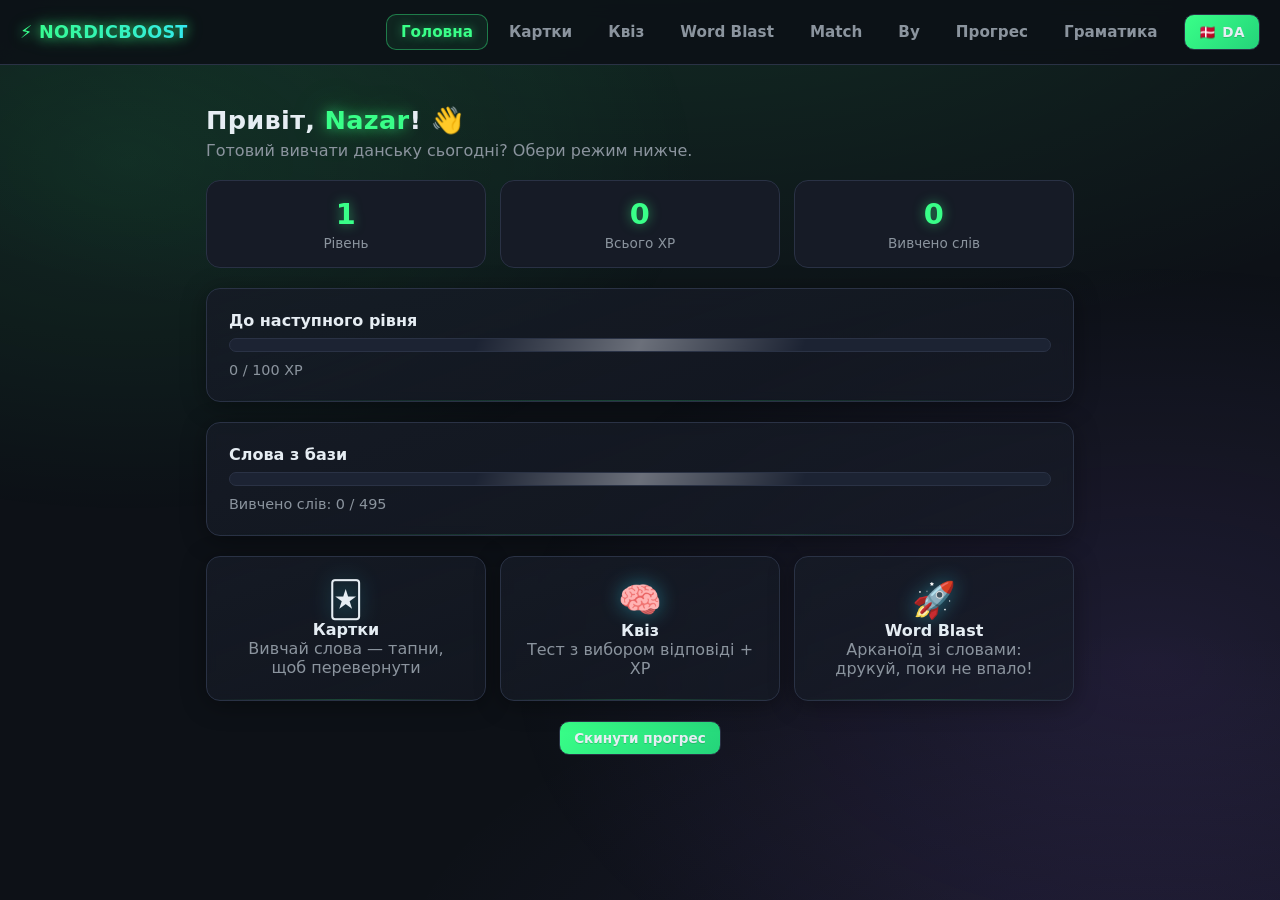
<file: index.html>
<!DOCTYPE html>
<html lang="uk">
<head>
  <meta charset="UTF-8">
  <meta name="viewport" content="width=device-width, initial-scale=1.0">
  <title>NordicBoost — Головна</title>
  <link rel="stylesheet" href="style.css?v=11">
</head>
<body>

<nav class="nav">
  <span class="nav__brand">⚡ NORDICBOOST</span>
  <div class="nav__links">
    <a href="index.html" class="active" data-i18n="nav.home">Головна</a>
    <a href="flashcards.html" data-i18n="nav.cards">Картки</a>
    <a href="quiz.html" data-i18n="nav.quiz">Квіз</a>
    <a href="blast.html" data-i18n="nav.blast">Word Blast</a>
    <a href="match.html" data-i18n="nav.match">Match</a>
    <a href="city.html" data-i18n="nav.city">By</a>
    <a href="stats.html" data-i18n="nav.stats">Прогрес</a>
    <a href="grammar.html" data-i18n="nav.grammar">Граматика</a>
    <button class="btn btn--ghost btn--small" data-lang-toggle onclick="toggleLang()">🇩🇰 DA</button>
  </div>
</nav>

<main class="container">

  <!-- Привітання -->
  <h1 class="page-title"><span data-i18n="dash.hello">Привіт</span>, <span class="neon-name">Nazar</span>! 👋</h1>
  <p class="page-sub" data-i18n="dash.ready">Готовий вивчати данську сьогодні? Обери режим нижче.</p>

  <!-- Статистика -->
  <div class="stat-grid">
    <div class="stat">
      <div class="stat__value" id="statLevel">1</div>
      <div class="stat__label" data-i18n="dash.level">Рівень</div>
    </div>
    <div class="stat">
      <div class="stat__value" id="statXP">0</div>
      <div class="stat__label" data-i18n="dash.xp">Всього XP</div>
    </div>
    <div class="stat">
      <div class="stat__value" id="statLearned">0</div>
      <div class="stat__label" data-i18n="dash.learned">Вивчено слів</div>
    </div>
  </div>

  <!-- Прогрес-бар рівня -->
  <div class="card mb-2">
    <strong data-i18n="dash.nextlevel">До наступного рівня</strong>
    <div class="progress"><div class="progress__fill" id="xpBar"></div></div>
    <span class="progress-text" id="xpBarText">0 / 100 XP</span>
  </div>

  <!-- Прогрес-бар слів -->
  <div class="card mb-2">
    <strong data-i18n="dash.wordsdb">Слова з бази</strong>
    <div class="progress"><div class="progress__fill progress__fill--pink" id="wordsBar"></div></div>
    <span class="progress-text" id="wordsBarText">—</span>
  </div>

  <!-- Навігація до режимів -->
  <div class="stat-grid">
    <a class="card center mode-card" href="flashcards.html">
      <div class="mode-icon">🃏</div>
      <strong data-i18n="dash.cards_title">Картки</strong>
      <p class="muted" data-i18n="dash.cards_desc">Вивчай слова — тапни, щоб перевернути</p>
    </a>
    <a class="card center mode-card" href="quiz.html">
      <div class="mode-icon">🧠</div>
      <strong data-i18n="dash.quiz_title">Квіз</strong>
      <p class="muted" data-i18n="dash.quiz_desc">Тест з вибором відповіді + XP</p>
    </a>
    <a class="card center mode-card" href="blast.html">
      <div class="mode-icon">🚀</div>
      <strong data-i18n="dash.blast_title">Word Blast</strong>
      <p class="muted" data-i18n="dash.blast_desc">Арканоїд зі словами: друкуй, поки не впало!</p>
    </a>
  </div>

  <!-- Скидання прогресу -->
  <div class="center mt-2">
    <button class="btn btn--ghost btn--small" id="btnReset" data-i18n="dash.reset">Скинути прогрес</button>
  </div>

</main>

<script src="data.js?v=11"></script>
<script src="core.js?v=11"></script>
<script>
/* Оновлює всі числа/бари на дашборді на основі localStorage */
function refreshDashboard() {
  document.getElementById("statLevel").textContent   = getLevel();
  document.getElementById("statXP").textContent      = loadProgress().totalXP;
  document.getElementById("statLearned").textContent = getLearnedCount();

  const xpInLevel = getLevelProgress();
  document.getElementById("xpBar").style.width = (xpInLevel / CONFIG.XP_PER_LEVEL * 100) + "%";
  document.getElementById("xpBarText").textContent = xpInLevel + " / " + CONFIG.XP_PER_LEVEL + " XP";

  const learned = getLearnedCount();
  document.getElementById("wordsBar").style.width = (learned / TOTAL_WORDS * 100) + "%";
  document.getElementById("wordsBarText").textContent = t("dash.learnedwords") + learned + " / " + TOTAL_WORDS;
}

const t = key => I18N[getLang()][key];

document.getElementById("btnReset").addEventListener("click", () => {
  if (confirm(t("dash.reset_confirm"))) {
    resetProgress();
    refreshDashboard();
  }
});

applyI18n();
refreshDashboard();
</script>
</body>
</html>
</file>
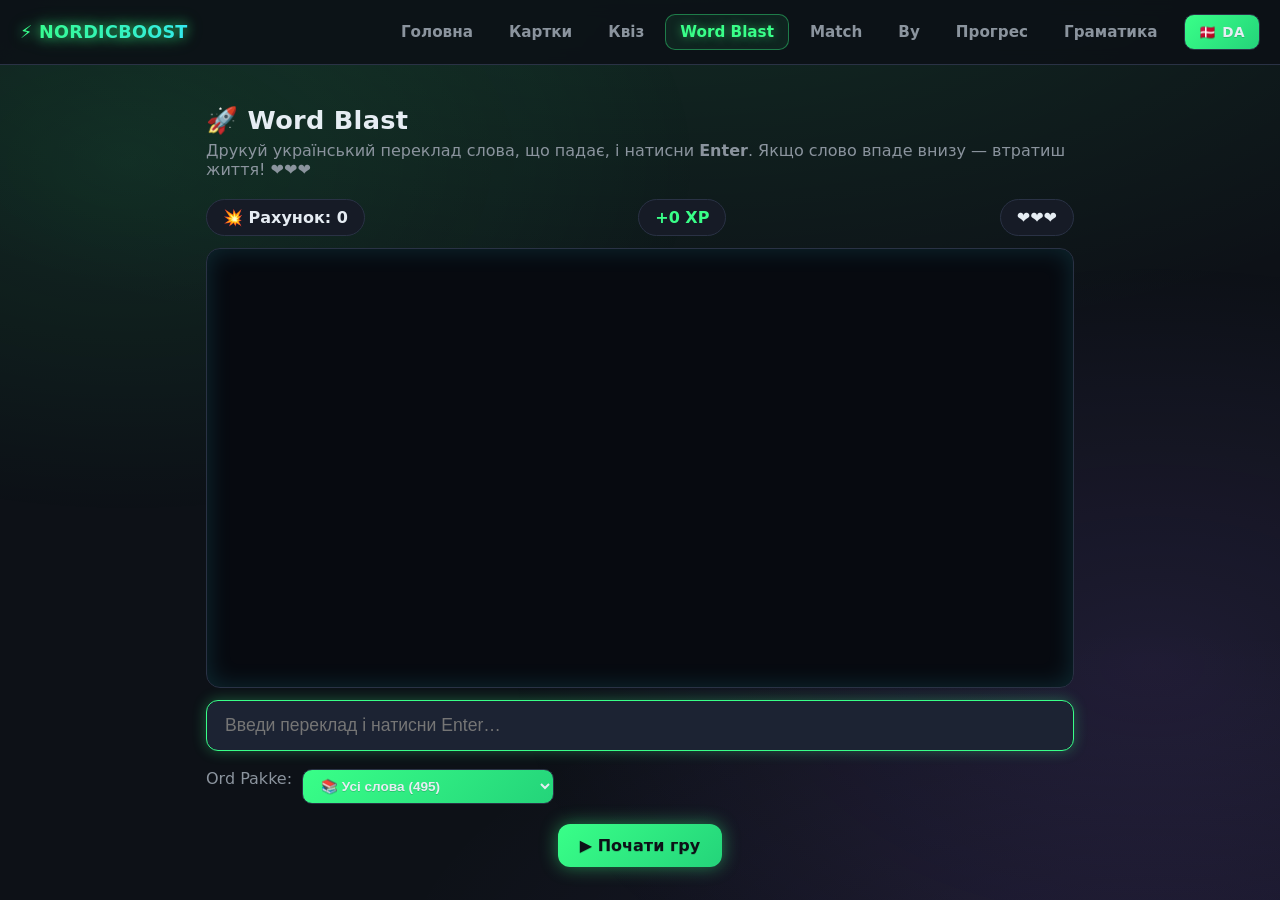
<file: blast.html>
<!DOCTYPE html>
<html lang="uk">
<head>
  <meta charset="UTF-8">
  <meta name="viewport" content="width=device-width, initial-scale=1.0">
  <title>NordicBoost — Word Blast</title>
  <link rel="stylesheet" href="style.css?v=11">
</head>
<body>

<nav class="nav">
  <span class="nav__brand">⚡ NORDICBOOST</span>
  <div class="nav__links">
    <a href="index.html" data-i18n="nav.home">Головна</a>
    <a href="flashcards.html" data-i18n="nav.cards">Картки</a>
    <a href="quiz.html" data-i18n="nav.quiz">Квіз</a>
    <a href="blast.html" class="active" data-i18n="nav.blast">Word Blast</a>
    <a href="match.html" data-i18n="nav.match">Match</a>
    <a href="city.html" data-i18n="nav.city">By</a>
    <a href="stats.html" data-i18n="nav.stats">Прогрес</a>
    <a href="grammar.html" data-i18n="nav.grammar">Граматика</a>
    <button class="btn btn--ghost btn--small" data-lang-toggle onclick="toggleLang()">🇩🇰 DA</button>
  </div>
</nav>

<main class="container">
  <h1 class="page-title">🚀 Word Blast</h1>
  <p class="page-sub"><span data-i18n="blast.sub1">Друкуй український переклад слова, що падає, і натисни</span> <strong>Enter</strong><span data-i18n="blast.sub2">. Якщо слово впаде внизу — втратиш життя!</span> ❤️❤️❤️</p>

  <!-- HUD -->
  <div class="blast-hud">
    <span class="pill">💥 <span data-i18n="blast.score">Рахунок</span>: <span id="blastScore">0</span></span>
    <span class="pill" style="color:var(--neon-green)">+<span id="blastXP">0</span> XP</span>
    <span class="pill" id="blastLives">❤️❤️❤️</span>
  </div>

  <div class="blast-wrap">
    <canvas id="blastCanvas"></canvas>
  </div>

  <input id="blastInput" type="text" data-i18n-ph="blast.input_ph" placeholder="Введи переклад і натисни Enter…" autocomplete="off" autofocus>

  <!-- Вибір пака -->
  <div class="flash-controls" style="justify-content:flex-start">
    <label class="muted" data-i18n="pack.choose">Ord Pakke:</label>
    <select id="packSelect" class="btn btn--ghost btn--small" style="color:var(--text)"></select>
  </div>

  <div class="center mt-2">
    <button class="btn" id="btnStart" data-i18n="blast.start">▶ Почати гру</button>
  </div>
</main>

<!-- Кінець гри -->
<div class="modal-overlay" id="gameOverModal">
  <div class="modal">
    <h2 data-i18n="blast.over">💥 Гра закінчена!</h2>
    <p><span data-i18n="blast.score_label">Рахунок: </span><strong id="finalScore">0</strong></p>
    <p><span data-i18n="blast.xp_label">Зароблено XP: </span><strong id="finalXP" style="color:var(--neon-green)">0</strong></p>
    <button class="btn mt-2" onclick="location.reload()" data-i18n="blast.again">Грати ще раз 🔄</button>
  </div>
</div>

<script src="data.js?v=11"></script>
<script src="core.js?v=11"></script>
<script>
const canvas = document.getElementById("blastCanvas");
const ctx = canvas.getContext("2d");
const input = document.getElementById("blastInput");

let words = [];
let particles = [];
let running = false;
let score = 0, gameXP = 0, lives = 0;
let fallSpeed = 0, spawnInterval = 0, lastSpawn = 0, lastTime = 0;
let starfield = [];          // фонові «зорі» — легкий паралакс

const t = key => I18N[getLang()][key];

function resizeCanvas() {
  const dpr = window.devicePixelRatio || 1;
  const w = canvas.clientWidth, h = canvas.clientHeight;
  canvas.width = w * dpr; canvas.height = h * dpr;
  ctx.setTransform(dpr, 0, 0, dpr, 0, 0);
}
window.addEventListener("resize", resizeCanvas);

/* Зорі для фону (глибокий космос 🌌) */
function initStars() {
  starfield = [];
  for (let i = 0; i < 60; i++) {
    starfield.push({
      x: Math.random() * canvas.clientWidth,
      y: Math.random() * canvas.clientHeight,
      r: Math.random() * 1.5 + 0.4,
      speed: 10 + Math.random() * 25,
    });
  }
}

class FallingWord {
  constructor(word) {
    this.word = word;
    this.x = 40 + Math.random() * (canvas.clientWidth - 80);
    this.y = -20;
  }
  update(dt) { this.y += fallSpeed * dt; }
  draw() {
    ctx.font = "700 22px 'Segoe UI', sans-serif";
    ctx.textAlign = "center";
    ctx.fillStyle = "#35e6ff";
    ctx.shadowColor = "#35e6ff";
    ctx.shadowBlur = 12;
    ctx.fillText(this.word.da, this.x, this.y);
    ctx.shadowBlur = 0;
  }
}

function spawnExplosion(x, y) {
  for (let i = 0; i < 30; i++) {
    const angle = Math.random() * Math.PI * 2;
    const speed = 60 + Math.random() * 180;
    particles.push({
      x, y,
      vx: Math.cos(angle) * speed, vy: Math.sin(angle) * speed,
      life: 0.6 + Math.random() * 0.4,
      color: ["#39ff88", "#35e6ff", "#ff3ea5", "#ffd93d"][Math.floor(Math.random() * 4)],
    });
  }
}

function spawnWord() {
  const pool = getPackWords();   // слова з обраного пака
  const w = pool[Math.floor(Math.random() * pool.length)];
  words.push(new FallingWord(w));
}

function updateHUD() {
  document.getElementById("blastScore").textContent = score;
  document.getElementById("blastXP").textContent = gameXP;
  document.getElementById("blastLives").textContent = "❤️".repeat(Math.max(0, lives));
}

function loop(timestamp) {
  if (!running) return;
  const dt = Math.min((timestamp - lastTime) / 1000, 0.05);
  lastTime = timestamp;

  if (timestamp - lastSpawn > spawnInterval) {
    spawnWord();
    lastSpawn = timestamp;
  }

  const W = canvas.clientWidth, H = canvas.clientHeight;
  ctx.clearRect(0, 0, W, H);

  // Рух фонових зірок
  ctx.fillStyle = "rgba(255,255,255,.5)";
  starfield.forEach(s => {
    s.y += s.speed * dt;
    if (s.y > H) { s.y = -2; s.x = Math.random() * W; }
    ctx.fillRect(s.x, s.y, s.r, s.r);
  });

  for (let i = words.length - 1; i >= 0; i--) {
    const fw = words[i];
    fw.update(dt);
    fw.draw();
    if (fw.y > H - 10) {
      words.splice(i, 1);
      lives--;
      updateHUD();
      if (lives <= 0) endGame();
    }
  }

  for (let i = particles.length - 1; i >= 0; i--) {
    const p = particles[i];
    p.life -= dt;
    p.x += p.vx * dt; p.y += p.vy * dt;
    p.vy += 200 * dt;
    if (p.life <= 0) { particles.splice(i, 1); continue; }
    ctx.globalAlpha = Math.max(0, p.life);
    ctx.fillStyle = p.color;
    ctx.fillRect(p.x, p.y, 4, 4);
  }
  ctx.globalAlpha = 1;

  requestAnimationFrame(loop);
}

input.addEventListener("keydown", e => {
  if (e.key !== "Enter" || !running) return;
  const typed = input.value.trim().toLowerCase();

  for (let i = 0; i < words.length; i++) {
    const fw = words[i];
    const accepted = fw.word.uk.toLowerCase().split("/").map(s => s.trim());
    if (accepted.includes(typed)) {
      words.splice(i, 1);
      spawnExplosion(fw.x, fw.y);
      score++;
      gameXP += CONFIG.XP_PER_CORRECT;
      recordCorrectAnswer(fw.word.id);

      fallSpeed = Math.min(CONFIG.BLAST.FALL_SPEED_MAX, fallSpeed * CONFIG.BLAST.FALL_SPEED_RAMP);
      spawnInterval = Math.max(CONFIG.BLAST.SPAWN_INTERVAL_MIN, spawnInterval * CONFIG.BLAST.SPAWN_RAMP);

      updateHUD();
      input.value = "";
      input.placeholder = t("blast.nice");
      setTimeout(() => input.placeholder = t("blast.input_ph"), 700);
      return;
    }
  }

  input.value = "";
  input.placeholder = t("blast.miss");
  setTimeout(() => input.placeholder = t("blast.input_ph"), 700);
});

function startGame() {
  words = []; particles = [];
  score = 0; gameXP = 0;
  lives = CONFIG.BLAST.START_LIVES;
  fallSpeed = CONFIG.BLAST.FALL_SPEED_START;
  spawnInterval = CONFIG.BLAST.SPAWN_INTERVAL_START;
  lastSpawn = 0; lastTime = performance.now();
  running = true;
  initStars();
  updateHUD();
  document.getElementById("btnStart").style.display = "none";
  requestAnimationFrame(loop);
}

function endGame() {
  running = false;
  document.getElementById("finalScore").textContent = score;
  document.getElementById("finalXP").textContent = gameXP;
  document.getElementById("gameOverModal").classList.add("open");
}

document.getElementById("btnStart").addEventListener("click", () => {
  resizeCanvas();
  startGame();
  input.focus();
});

applyI18n();
buildPackSelector("packSelect", () => location.reload());
resizeCanvas();
</script>
</body>
</html>
</file>
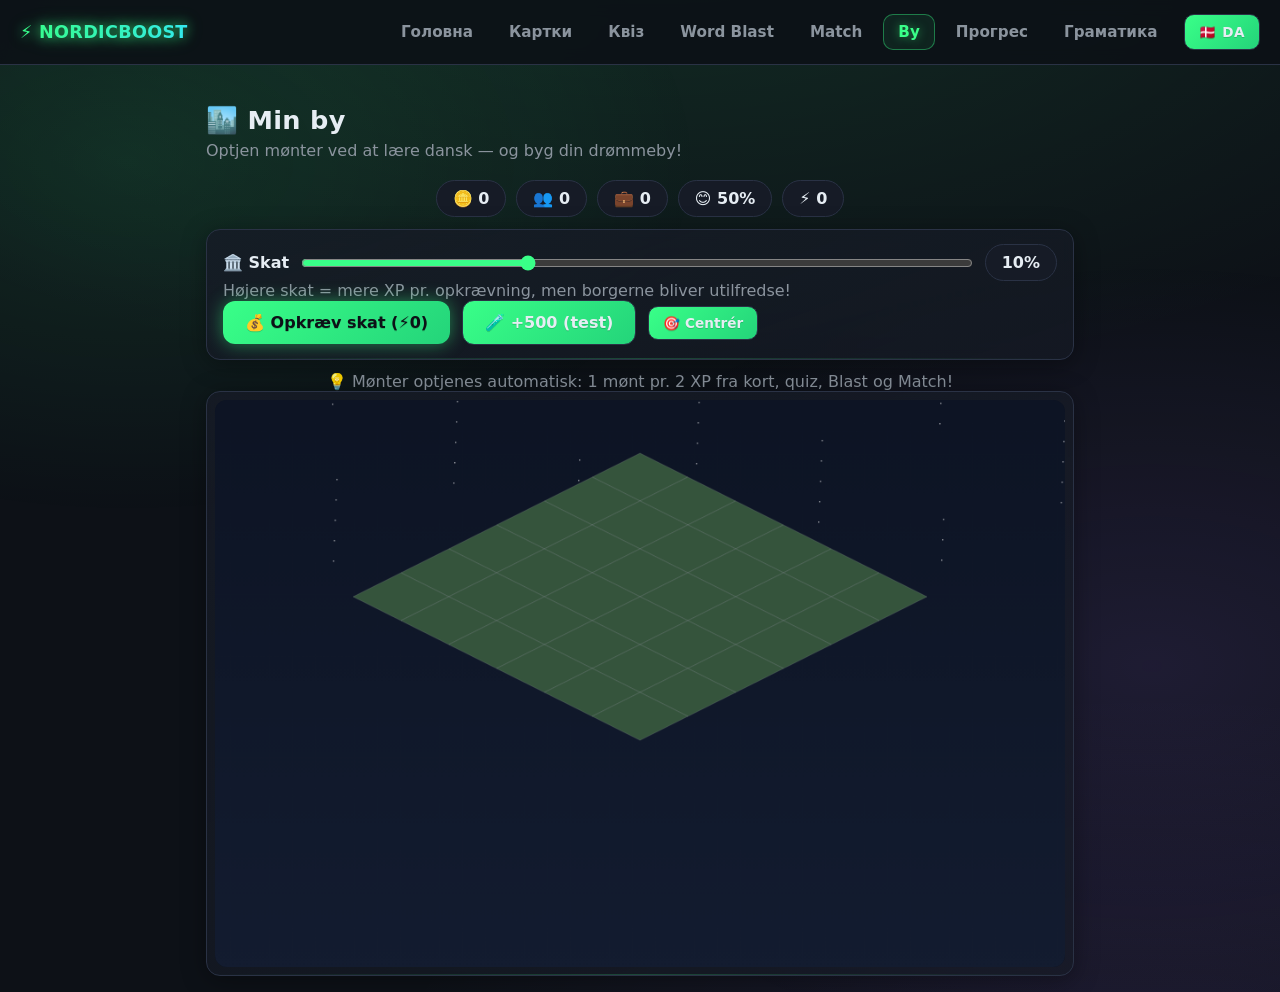
<file: city.html>
<!DOCTYPE html>
<html lang="uk">
<head>
  <meta charset="UTF-8">
  <meta name="viewport" content="width=device-width, initial-scale=1.0">
  <title>NordicBoost — Min by</title>
  <link rel="stylesheet" href="style.css?v=11">
</head>
<body>

<nav class="nav">
  <span class="nav__brand">⚡ NORDICBOOST</span>
  <div class="nav__links">
    <a href="index.html" data-i18n="nav.home">Головна</a>
    <a href="flashcards.html" data-i18n="nav.cards">Картки</a>
    <a href="quiz.html" data-i18n="nav.quiz">Квіз</a>
    <a href="blast.html" data-i18n="nav.blast">Word Blast</a>
    <a href="match.html" data-i18n="nav.match">Match</a>
    <a href="city.html" class="active" data-i18n="nav.city">By</a>
    <a href="stats.html" data-i18n="nav.stats">Прогрес</a>
    <a href="grammar.html" data-i18n="nav.grammar">Граматика</a>
    <button class="btn btn--ghost btn--small" data-lang-toggle onclick="toggleLang()">🇩🇰 DA</button>
  </div>
</nav>

<main class="container">
  <h1 class="page-title" data-i18n="city.title">🏙️ Min by</h1>
  <p class="page-sub" data-i18n="city.sub">Optjen mønter ved at lære dansk — og byg din drømmeby!</p>

  <!-- HUD: mønter + by-state -->
  <div class="city-hud">
    <span class="pill" id="hudCoins">🪙 0</span>
    <span class="pill" id="hudPop">👥 0</span>
    <span class="pill" id="hudJobs">💼 0</span>
    <span class="pill" id="hudHappy">😊 0%</span>
    <span class="pill" id="hudXP">⚡ 0</span>
  </div>

  <!-- Skatte-panel: XP fra borgerne, men høj skat gør dem utilfredse -->
  <div class="card city-tax-panel">
    <div class="city-tax-row">
      <strong>🏛️ <span data-i18n="city.tax">Skat</span></strong>
      <input type="range" id="taxSlider" min="0" max="30" step="5" value="10">
      <span class="pill" id="taxLabel">10%</span>
    </div>
    <p class="muted" data-i18n="city.tax_desc">Højere skat = mere XP pr. opkrævning, men borgerne bliver utilfredse!</p>
    <div class="city-tax-row">
      <button class="btn" id="btnCollectTax">💰 <span data-i18n="city.collect">Opkræv skat</span> (<span id="taxIncome">⚡0</span>)</button>
      <button class="btn btn--ghost" id="btnTestCoins" data-i18n="city.testcoins">🧪 +500 (test)</button>
      <button class="btn btn--ghost btn--small" id="btnResetView" data-i18n="city.reset_view">🎯 Centrér</button>
    </div>
  </div>
  <p class="center muted" data-i18n="city.earn_hint">💡 1 mønt pr. 2 XP!</p>

  <!-- Isometrisk by-canvas -->
  <div class="card city-canvas-wrap">
    <canvas id="cityCanvas" width="960" height="640"></canvas>
  </div>

  <!-- Byg-udvalgspanel (åbnes ved klik på en grund) -->
  <div class="modal-overlay" id="buildModal">
    <div class="modal city-modal">
      <h2 id="buildModalTitle">—</h2>
      <div class="city-tabs" id="cityTabs"></div>
      <div class="city-catalog" id="cityCatalog"></div>
      <button class="btn btn--ghost mt-2" id="btnCloseBuild" data-i18n="city.close">Luk</button>
    </div>
  </div>
</main>

<script src="data.js?v=11"></script>
<script src="core.js?v=11"></script>
<script>
"use strict";
/* =====================================================================
   🏙️ NORDICBOOST BYEN — isometrisk 2D-byggespil
   =====================================================================
   - Mønter mintes fra XP: 1 mønt pr. 2 XP (getUnspentCoins nede i core-filen).
   - Byen gemmes i localStorage under "nordicboost_city".
   - Klik på en tom grund → byg. Klik på bygning → opgrader/ Riv ned.
   ===================================================================== */

const GRID = 6;                 // 6x6 grunde
const TILE_W = 108, TILE_H = 54; // isometrisk felt-størrelse
const canvas = document.getElementById("cityCanvas");
const ctx = canvas.getContext("2d");
const t = key => I18N[getLang()][key];

/* ---------- Data: bygninger (katalog) ----------
   type: id, kat: home/biz/pub/deco, navn (uk/da), pris, pop, jobs, happy,
   maxLevel, unlockLevel (sprogniveau fra XP). */
const BUILDINGS = [
  // --- Boliger ---
  { id:"cabin",   kat:"home", uk:"Træhytte",       da:"Træhytte",   cost:60,  pop:6,  jobs:0, happy:2, max:3, unlock:1 },
  { id:"house",   kat:"home", uk:"Hus",            da:"Hus",        cost:140, pop:12, jobs:0, happy:3, max:3, unlock:2 },
  { id:"villa",   kat:"home", uk:"Villa",          da:"Villa",      cost:420, pop:24, jobs:2, happy:6, max:3, unlock:4 },
  { id:"apart",   kat:"home", uk:"Lejlighedskarré",da:"Boligblok",  cost:900, pop:60, jobs:4, happy:5, max:4, unlock:6 },
  // --- Virksomheder ---
  { id:"kiosk",   kat:"biz",  uk:"Kiosk",          da:"Kiosk",      cost:80,  pop:0, jobs:4, happy:1, max:3, unlock:1 },
  { id:"cafe",    kat:"biz",  uk:"Café",           da:"Café",       cost:240, pop:0, jobs:8, happy:4, max:3, unlock:3 },
  { id:"office",  kat:"biz",  uk:"Kontor",         da:"Kontor",     cost:600, pop:0, jobs:20,happy:2, max:3, unlock:5 },
  { id:"factory", kat:"biz",  uk:"Fabrik",         da:"Fabrik",     cost:1200,pop:0, jobs:45,happy:-2,max:3, unlock:7 },
  // --- Offentlige ---
  { id:"school",  kat:"pub",  uk:"Skole",          da:"Skole",      cost:300, pop:0, jobs:10, happy:6, max:3, unlock:3 },
  { id:"park",    kat:"pub",  uk:"Park",           da:"Park",       cost:150, pop:0, jobs:0,  happy:10,max:3, unlock:2 },
  { id:"hospital",kat:"pub",  uk:"Hospital",       da:"Hospital",   cost:800, pop:0, jobs:25, happy:8, max:3, unlock:6 },
  { id:"stadium", kat:"pub",  uk:"Stadion",        da:"Stadion",    cost:2000,pop:0, jobs:30, happy:16,max:2, unlock:9 },
  // --- Dekoration ---
  { id:"tree",    kat:"deco", uk:"Træ",            da:"Træ",        cost:20,  pop:0, jobs:0, happy:2, max:1, unlock:1 },
  { id:"fountain",kat:"deco", uk:"Fontæne",        da:"Fontæne",    cost:120, pop:0, jobs:0, happy:5, max:2, unlock:3 },
  { id:"statue",  kat:"deco", uk:"Statue",         da:"Statue",     cost:350, pop:0, jobs:0, happy:6, max:2, unlock:5 },
  { id:"tower",   kat:"deco", uk:"Udsigtstårn",    da:"Udsigtstårn",cost:1500,pop:0, jobs:4, happy:12,max:2, unlock:8 },
];
const BUILD_BY_ID = Object.fromEntries(BUILDINGS.map(b => [b.id, b]));

/* ---------- Save/load ---------- */
const CITY_KEY = "nordicboost_city";
const TEST_KEY = "nordicboost_city_testbonus";   // midlertidige test-mønter
function loadCity() {
  try {
    const c = JSON.parse(localStorage.getItem(CITY_KEY) || "{}");
    if (c && typeof c === "object" && Array.isArray(c.plots)) {
      c.taxRate  = Number(c.taxRate) || 10;
      c.unhappiness = Number(c.unhappiness) || 0;      // vokser ved hver opkrævning
      c.milestones = Array.isArray(c.milestones) ? c.milestones : [];
      return c;
    }
  } catch (e) {}
  return { plots: new Array(GRID * GRID).fill(null), spent: 0, seenLevel: getLevel(),
           taxRate: 10, unhappiness: 0, milestones: [] };
}
function saveCity(c) { localStorage.setItem(CITY_KEY, JSON.stringify(c)); }
function getTestBonus() { return Number(localStorage.getItem(TEST_KEY)) || 0; }
function addTestCoins(n) { localStorage.setItem(TEST_KEY, String(getTestBonus() + n)); }

/* Mønter = (totalXP / 2) - allerede brugte mønter. XP vokser via læring. */
function getUnspentCoins() {
  const city = loadCity();
  // 1 mønt pr. 2 XP (XP_PER_CORRECT = 10 → 5 mønter pr. rigtigt svar):
  const coins = Math.floor(loadProgress().totalXP / 2) - city.spent + getTestBonus();
  return Math.max(0, coins);
}
function spendCoins(n) {
  const city = loadCity();
  city.spent += n;
  saveCity(city);
}

/* ---------- Kamera: pan + zoom (træk for at flytte, scroll/pinch for zoom) ---------- */
const cam = { x: 0, y: 0, zoom: 1 };
/* render() sætter ÉN canvas-transform (translate/scale) — det er kameraet.
   tileToScreen leverer derfor RENE VERDENS-koordinater (uden cam/zoom),
   ellers bliver kameraet anvendt dobbelt og felterne glider fra hinanden. */
function applyCam(mx, my) {         // skærm → verden (inverse af render-transformen)
  return { x: (mx - canvas.width/2) / cam.zoom - cam.x + canvas.width/2,
           y: (my - 60) / cam.zoom - cam.y + 60 };
}
function tileToScreen(gx, gy) {
  return {
    x: canvas.width  / 2 + (gx - gy) * (TILE_W / 2),
    y: 60            + (gx + gy) * (TILE_H / 2),
  };
}
function screenToTile(mx, my) {
  const w = applyCam(mx, my);          // verden (origo stadig i w/2,60)
  const ox = w.x - canvas.width/2;     // relativt til iso-origo
  const oy = w.y - 60;
  const gx = (ox / (TILE_W/2) + oy / (TILE_H/2)) / 2;
  const gy = (oy / (TILE_H/2) - ox / (TILE_W/2)) / 2;
  return { x: Math.floor(gx), y: Math.floor(gy) };
}
function plotVertices(gx, gy) {
  const p = tileToScreen(gx, gy);
  return [
    [p.x, p.y],
    [p.x + TILE_W/2, p.y + TILE_H/2],
    [p.x, p.y + TILE_H],
    [p.x - TILE_W/2, p.y + TILE_H/2],
  ];
}

/* =====================================================================
   🎨 MODELLER v2 — bygget som rigtige iso-bokse med lys/skygge, tag-
   flader, vinduesrammer, skorstene, detaljer og jord-skygger.
   Alle modeller tegnes i VERDENS-koordinater (kameraet klarer resten).
   ===================================================================== */

/* Farvehjælpere */
function shade(hex, f) {
  const n = parseInt(hex.slice(1), 16);
  let r = (n >> 16) & 255, g = (n >> 8) & 255, b = n & 255;
  if (f >= 0) { r += (255-r)*f; g += (255-g)*f; b += (255-b)*f; }
  else { r *= (1+f); g *= (1+f); b *= (1+f); }
  return `rgb(${r|0},${g|0},${b|0})`;
}
/* Lys retning: venstre facade = mørk (modlys), højre = mellem, top = lys */
const L = { dark: -0.32, mid: -0.14, light: 0.10 };

/* --- Grundlæggende iso-boks med blød jord-skygge ---
   cx,cy: bundens centrum i verden; w,d: fodaftryk; h: højde */
function isoBox(cx, cy, w, d, h, color, opts = {}) {
  const hw = w/2, hd = d/2;
  // blød skygge på jorden
  if (!opts.noShadow) {
    ctx.fillStyle = "rgba(0,0,0,.25)";
    ctx.beginPath();
    ctx.ellipse(cx + h*0.18, cy + hd*0.4, hw*1.25, hd*0.9, 0, 0, 7);
    ctx.fill();
  }
  const bN = [cx, cy-hd], bE = [cx+hw, cy], bS = [cx, cy+hd], bW = [cx-hw, cy];
  const up = p => [p[0], p[1]-h];
  const tN=up(bN), tE=up(bE), tS=up(bS), tW=up(bW);
  // venstre facade
  ctx.fillStyle = shade(color, L.dark);
  ctx.beginPath(); ctx.moveTo(...bW); ctx.lineTo(...bN); ctx.lineTo(...tN); ctx.lineTo(...tW); ctx.closePath(); ctx.fill();
  // højre facade
  ctx.fillStyle = shade(color, L.mid);
  ctx.beginPath(); ctx.moveTo(...bN); ctx.lineTo(...bE); ctx.lineTo(...tE); ctx.lineTo(...tN); ctx.closePath(); ctx.fill();
  // top
  ctx.fillStyle = shade(color, L.light);
  ctx.beginPath(); ctx.moveTo(...tW); ctx.lineTo(...tN); ctx.lineTo(...tE); ctx.lineTo(...tS); ctx.closePath(); ctx.fill();
  return { bN, bE, bS, bW, tN, tE, tS, tW, hw, hd };
}

/* vindues-ruder MED rammer på en facade (x,y = øverste venstre hjørne) */
function winGrid(x, y, rows, cols, wS, hS, gapX, gapY, litRatio = 0.4) {
  for (let r = 0; r < rows; r++) for (let c = 0; c < cols; c++) {
    const wx = x + c*(wS+gapX), wy = y + r*(hS+gapY);
    const lit = ((r*7 + c*13) % 10) < litRatio*10;
    ctx.fillStyle = "#1b2b45";                      // ramme
    ctx.fillRect(wx-1.5, wy-1.5, wS+3, hS+3);
    const g = ctx.createLinearGradient(wx, wy, wx, wy+hS);
    if (lit) { g.addColorStop(0, "#ffe9a8"); g.addColorStop(1, "#f5b74e"); }
    else { g.addColorStop(0, "#3a5f8a"); g.addColorStop(1, "#22344f"); }
    ctx.fillStyle = g;
    ctx.fillRect(wx, wy, wS, hS);
    ctx.fillStyle = "rgba(255,255,255,.25)";        // refleksion
    ctx.fillRect(wx, wy, wS, 1.5);
  }
}

/* Sadeltag (gable) med tagpap/mønster + rygning */
function gableRoof(cx, cy, w, d, wallH, roofH, wallColor, roofColor) {
  const hw = w/2, hd = d/2;
  // vægge først (to synlige flader, husket fra isoBox-stil)
  ctx.fillStyle = shade(wallColor, L.dark);
  ctx.beginPath(); ctx.moveTo(cx-hw, cy); ctx.lineTo(cx, cy-hd); ctx.lineTo(cx, cy-hd-wallH); ctx.lineTo(cx-hw, cy-wallH); ctx.closePath(); ctx.fill();
  ctx.fillStyle = shade(wallColor, L.mid);
  ctx.beginPath(); ctx.moveTo(cx, cy-hd); ctx.lineTo(cx+hw, cy); ctx.lineTo(cx+hw, cy-wallH); ctx.lineTo(cx, cy-hd-wallH); ctx.closePath(); ctx.fill();
  // gavltrekanter
  ctx.fillStyle = shade(wallColor, 0);
  ctx.beginPath(); ctx.moveTo(cx-hw, cy-wallH); ctx.lineTo(cx, cy-hd-wallH); ctx.lineTo(cx, cy-hd-wallH-roofH); ctx.closePath(); ctx.fill();
  // tagflader med skifte-mønster
  const rows = 4;
  for (let i = 0; i < rows; i++) {
    const t0 = i/rows, t1 = (i+1)/rows;
    ctx.fillStyle = shade(roofColor, (i%2 ? 0.06 : -0.06));
    // venstre tagflade (mod sydvest)
    ctx.beginPath();
    ctx.moveTo(cx-hw + (hw)*t0,        cy - wallH - roofH*t0 - hd*t0);
    ctx.lineTo(cx-hw + (hw)*t1,        cy - wallH - roofH*t1 - hd*t1);
    ctx.lineTo(         0 + (hw)*t1,  cy - hd - wallH - roofH*t1);
    ctx.lineTo(         0 + (hw)*t0,  cy - hd - wallH - roofH*t0);
    ctx.closePath(); ctx.fill();
    // højre tagflade (mørkere)
    ctx.fillStyle = shade(roofColor, (i%2 ? -0.10 : -0.20));
    ctx.beginPath();
    ctx.moveTo(cx+hw - (hw)*t0,        cy - wallH - roofH*t0 - hd*t0);
    ctx.lineTo(cx+hw - (hw)*t1,        cy - wallH - roofH*t1 - hd*t1);
    ctx.lineTo(         0 + (hw)*t1,  cy - hd - wallH - roofH*t1);
    ctx.lineTo(         0 + (hw)*t0,  cy - hd - wallH - roofH*t0);
    ctx.closePath(); ctx.fill();
  }
  // rygning
  ctx.strokeStyle = shade(roofColor, 0.35); ctx.lineWidth = 2;
  ctx.beginPath(); ctx.moveTo(cx, cy - hd - wallH - roofH); ctx.lineTo(cx, cy - wallH - roofH + hd); ctx.stroke();
}

/* Dør med lille trappetrin */
function door(cx, baseY, wD = 10, hD = 14, color = "#3d2416") {
  ctx.fillStyle = "#9aa3ad";
  ctx.fillRect(cx - wD/2 - 2, baseY + hD - 2, wD + 4, 4);   // trin
  ctx.fillStyle = color;
  ctx.fillRect(cx - wD/2, baseY, wD, hD);
  ctx.fillStyle = "#ffd76e";
  ctx.beginPath(); ctx.arc(cx + wD/2 - 2, baseY + hD/2, 1.3, 0, 7); ctx.fill();   // håndtag
}

/* Skorsten med murstensbånd + evig røg */
function chimney(cx, baseY, h, color = "#8a4a3a") {
  const w = 9;
  ctx.fillStyle = shade(color, L.dark);
  ctx.fillRect(cx - w/2, baseY - h, w, h);
  ctx.fillStyle = shade(color, L.light);
  ctx.fillRect(cx - w/2 - 1, baseY - h - 3, w + 2, 5);       // munding
  const tm = Date.now() / 900;
  for (let i = 0; i < 4; i++) {
    const ph = (tm + i*0.6) % 3;
    ctx.fillStyle = `rgba(215,215,225,${0.30 - ph*0.08})`;
    ctx.beginPath();
    ctx.arc(cx + Math.sin(ph*2 + i)*4 + ph*7, baseY - h - 6 - ph*14, 2.5 + ph*3, 0, 7);
    ctx.fill();
  }
}

/* ============ BOLIGER ============ */
function drawCabin(cx, cy, lvl) {
  const s = 0.9 + lvl*0.1;
  // stammer på facaden
  gableRoof(cx, cy, 56*s, 34*s, 30*s, 15*s, "#8a5a33", "#54382a");
  ctx.strokeStyle = "rgba(60,35,15,.5)"; ctx.lineWidth = 1;
  for (let i = 1; i < 4; i++) {                                // vandrette stamme-linjer
    ctx.beginPath(); ctx.moveTo(cx-28*s, cy - i*7*s); ctx.lineTo(cx, cy-17*s - i*7*s); ctx.stroke();
  }
  door(cx - 8*s, cy - 2*s, 9*s, 12*s);
  winGrid(cx + 6*s, cy - 22*s, 1, 2, 6*s, 7*s, 5*s, 0, 0.7);
  chimney(cx + 14*s, cy - 34*s, 12*s, "#6d4a2f");
}
function drawHouse(cx, cy, lvl) {
  const s = 0.9 + lvl*0.1;
  gableRoof(cx, cy, 62*s, 40*s, 36*s, 17*s, "#e8e2d0", "#b3453a");
  door(cx, cy - 2*s, 10*s, 14*s, "#4a2e1d");
  winGrid(cx - 24*s, cy - 30*s, 1, 2, 7*s, 8*s, 7*s, 0, 0.55);
  winGrid(cx + 8*s, cy - 26*s, 1, 2, 7*s, 8*s, 7*s, 0, 0.55);
  chimney(cx - 16*s, cy - 40*s, 14*s, "#9c5a48");
  // hæk
  ctx.fillStyle = "#2f7d3a";
  for (let i = 0; i < 5; i++) { ctx.beginPath(); ctx.arc(cx - 20*s + i*9*s, cy + 12*s, 5*s, 0, 7); ctx.fill(); }
}
function drawVilla(cx, cy, lvl) {
  const s = 0.9 + lvl*0.12;
  gableRoof(cx, cy, 72*s, 46*s, 44*s, 20*s, "#f2ead6", "#7a4a8f");
  door(cx, cy - 2*s, 11*s, 16*s, "#402a20");
  winGrid(cx - 27*s, cy - 36*s, 2, 2, 8*s, 9*s, 9*s, 8*s, 0.7);
  winGrid(cx + 12*s, cy - 30*s, 1, 3, 8*s, 9*s, 8*s, 0, 0.7);
  chimney(cx + 20*s, cy - 46*s, 14*s, "#6d5a70");
  // pool med glans
  const pg = ctx.createLinearGradient(cx-40*s, cy+8, cx-16*s, cy+18);
  pg.addColorStop(0, "#5fd8ff"); pg.addColorStop(1, "#2ba8e0");
  ctx.fillStyle = pg;
  ctx.beginPath(); ctx.ellipse(cx - 28*s, cy + 13*s, 13*s, 6.5*s, 0, 0, 7); ctx.fill();
  ctx.strokeStyle = "rgba(255,255,255,.6)"; ctx.lineWidth = 1;
  ctx.beginPath(); ctx.ellipse(cx - 30*s, cy + 11*s, 7*s, 2.5*s, 0, 0, 7); ctx.stroke();
}
function drawApart(cx, cy, lvl) {
  const floors = 4 + Math.min(3, lvl-1);
  const h = floors * 16;
  const b = isoBox(cx, cy, 64, 44, h, "#7d8aa5");
  // vinduer på begge facader med etage-markering
  for (const [x0, y0, cols] of [[cx-27, 10, 3],[cx+3, 22, 3]]) {
    for (let f = 0; f < floors - 1; f++) {
      winGrid(x0, cy - h + 12 + f*16, 1, cols, 7, 8, 10, 0, 0.45);
    }
  }
  // tagkant + antenne
  ctx.fillStyle = "#48566d";
  ctx.beginPath(); ctx.moveTo(b.tW[0]+4, b.tW[1]+4); ctx.lineTo(b.tN[0], b.tN[1]+4);
  ctx.lineTo(b.tE[0], b.tE[1]+4); ctx.lineTo(b.tS[0], b.tS[1]+4); ctx.closePath(); ctx.fill();
  ctx.strokeStyle = "#aebbcc"; ctx.lineWidth = 1.5;
  ctx.beginPath(); ctx.moveTo(cx, b.tN[1]); ctx.lineTo(cx, b.tN[1]-14); ctx.stroke();
  ctx.fillStyle = "#39ff88";
  ctx.beginPath(); ctx.arc(cx, b.tN[1]-16, 2, 0, 7); ctx.fill();
}

/* ============ VIRKSOMHEDER ============ */
function drawKiosk(cx, cy, lvl) {
  const s = 0.9 + lvl*0.1;
  gableRoof(cx, cy, 44*s, 30*s, 24*s, 10*s, "#ffd76e", "#e8833a");
  // skilt med tekst
  ctx.fillStyle = "#ff5747";
  ctx.fillRect(cx - 13*s, cy - 30*s, 26*s, 9*s);
  ctx.fillStyle = "#fff"; ctx.font = `bold ${6*s}px sans-serif`; ctx.textAlign = "center";
  ctx.fillText("KIOSK", cx, cy - 23.5*s);
  door(cx, cy - 1*s, 8*s, 10*s, "#7a4a2f");
  winGrid(cx + 8*s, cy - 18*s, 1, 1, 7*s, 6*s, 0, 0, 0.8);
}
function drawCafe(cx, cy, lvl) {
  const s = 0.9 + lvl*0.1;
  gableRoof(cx, cy, 58*s, 38*s, 30*s, 13*s, "#e8d8c3", "#c46a4a");
  // markise (stripet)
  const aw = 26*s;
  for (let i = 0; i < 6; i++) {
    ctx.fillStyle = i % 2 ? "#e04a5f" : "#f6f2ea";
    ctx.fillRect(cx + 10*s + i*aw/6, cy + 4*s, aw/6 + 1, 10*s);
  }
  winGrid(cx - 22*s, cy - 24*s, 1, 2, 7*s, 8*s, 7*s, 0, 0.8);
  // parasol + bord
  const px = cx + 34*s;
  ctx.strokeStyle = "#7a6a55"; ctx.lineWidth = 1.5;
  ctx.beginPath(); ctx.moveTo(px, cy + 12*s); ctx.lineTo(px, cy - 6*s); ctx.stroke();
  ctx.fillStyle = "#e04a5f";
  ctx.beginPath(); ctx.moveTo(px-10*s, cy-4*s); ctx.lineTo(px, cy-12*s); ctx.lineTo(px+10*s, cy-4*s); ctx.closePath(); ctx.fill();
  ctx.fillStyle = "#f6f2ea"; ctx.beginPath(); ctx.arc(px, cy + 12*s, 5*s, 0, 7); ctx.fill();
}
function drawOffice(cx, cy, lvl) {
  const h = 88 + lvl*20;
  const b = isoBox(cx, cy, 62, 42, h, "#4f6d8f");
  // glas-facade: store blå ruder
  for (const [x0, cols] of [[cx-26, 4],[cx+4, 4]]) {
    for (let f = 0; f < Math.floor(h/14) - 2; f++) {
      winGrid(x0, cy - h + 10 + f*14, 1, cols, 8, 9, 8, 0, 0.65);
    }
  }
  // neonlogo
  ctx.fillStyle = "#39ff88"; ctx.font = "bold 8px sans-serif"; ctx.textAlign = "center";
  ctx.fillText("NORDIC", cx, cy - h - 8);
  ctx.shadowColor = "#39ff88"; ctx.shadowBlur = 6;
  ctx.fillText("NORDIC", cx, cy - h - 8);
  ctx.shadowBlur = 0;
}
function drawFactory(cx, cy, lvl) {
  const h = 42 + lvl*8;
  const b = isoBox(cx, cy, 66, 46, h, "#8a8f98");
  // savtand-tag (zigzag) på toppen
  ctx.fillStyle = shade("#6d7280", L.mid);
  ctx.beginPath();
  ctx.moveTo(b.tW[0]+6, b.tW[1]+4);
  for (let i = 0; i <= 4; i++) {
    const t = i/4;
    ctx.lineTo(b.tW[0]+6+(b.tN[0]-b.tW[0])*t, b.tW[1]+4+(b.tN[1]-b.tW[1])*t - (i%2 ? 0 : 8));
  }
  ctx.lineTo(b.tN[0], b.tN[1]+4); ctx.lineTo(b.tW[0]+6, b.tW[1]+4); ctx.closePath(); ctx.fill();
  // skorstene + røg
  chimney(cx + 12, cy - h + 6, 26, "#7a4a3a");
  chimney(cx + 26, cy - h + 12, 20, "#7a4a3a");
  // port
  ctx.fillStyle = "#3a3f47";
  ctx.fillRect(cx - 14, cy - 16, 22, 16);
  ctx.strokeStyle = "#ffd76e"; ctx.lineWidth = 1;
  ctx.strokeRect(cx - 14, cy - 16, 22, 16);
}

/* ============ OFFENTLIGE ============ */
function drawSchool(cx, cy, lvl) {
  const s = 0.9 + lvl*0.1;
  gableRoof(cx, cy, 68*s, 44*s, 36*s, 15*s, "#f0e6cf", "#3a6ea5");
  door(cx, cy - 1*s, 11*s, 15*s, "#3d2416");
  winGrid(cx - 26*s, cy - 28*s, 1, 3, 8*s, 9*s, 9*s, 0, 0.6);
  // flagstander + DANNEBROG
  const fx = cx + 32*s;
  ctx.strokeStyle = "#9aa3ad"; ctx.lineWidth = 1.5;
  ctx.beginPath(); ctx.moveTo(fx, cy + 6*s); ctx.lineTo(fx, cy - 58*s); ctx.stroke();
  const wave = Math.sin(Date.now()/350)*2;
  ctx.fillStyle = "#c8102e";
  ctx.beginPath(); ctx.moveTo(fx, cy-58*s); ctx.lineTo(fx+20*s+wave, cy-54*s);
  ctx.lineTo(fx+20*s-wave, cy-45*s); ctx.lineTo(fx, cy-48*s); ctx.closePath(); ctx.fill();
  ctx.fillStyle = "#fff";
  ctx.beginPath(); ctx.moveTo(fx, cy-56*s); ctx.lineTo(fx+7*s+wave*.5, cy-54.5*s);
  ctx.lineTo(fx+7*s-wave*.5, cy-49.5*s); ctx.lineTo(fx, cy-51*s); ctx.closePath(); ctx.fill();
  // skole-skilt
  ctx.fillStyle = "#3a6ea5"; ctx.fillRect(cx - 12*s, cy - 44*s, 24*s, 7*s);
  ctx.fillStyle = "#fff"; ctx.font = `bold ${5*s}px sans-serif`; ctx.textAlign = "center";
  ctx.fillText("SKOLE", cx, cy - 39*s);
}
function drawPark(cx, cy, lvl) {
  // græs med let tekstur
  const gg = ctx.createRadialGradient(cx-10, cy-6, 4, cx, cy, 34);
  gg.addColorStop(0, "#4aa85c"); gg.addColorStop(1, "#357a43");
  ctx.fillStyle = gg;
  ctx.beginPath(); ctx.ellipse(cx, cy, 34, 19, 0, 0, 7); ctx.fill();
  // sti
  ctx.strokeStyle = "#c9b48a"; ctx.lineWidth = 5;
  ctx.beginPath(); ctx.moveTo(cx - 2, cy - 14); ctx.quadraticCurveTo(cx + 10, cy, cx - 2, cy + 15); ctx.stroke();
  drawTree(cx - 18, cy - 6, 1.1);
  drawTree(cx + 20, cy + 7, 1.35);
  if (lvl >= 2) drawFountainParts(cx + 16, cy - 11, 0.65);
  if (lvl >= 3) {
    ctx.fillStyle = "#ffd76e";  // gyngestativs-kugle
    ctx.beginPath(); ctx.arc(cx - 26, cy + 10, 5, 0, 7); ctx.fill();
    ctx.strokeStyle = "#888"; ctx.lineWidth = 1;
    ctx.beginPath(); ctx.moveTo(cx - 26, cy + 10); ctx.lineTo(cx - 26, cy - 2); ctx.stroke();
  }
}
function drawHospital(cx, cy, lvl) {
  const h = 66 + lvl*14;
  const b = isoBox(cx, cy, 64, 46, h, "#f4f4f8");
  for (const [x0, cols] of [[cx-27, 3],[cx+4, 3]]) {
    for (let f = 0; f < Math.floor(h/13) - 2; f++) {
      winGrid(x0, cy - h + 10 + f*13, 1, cols, 8, 8, 10, 0, 0.8);
    }
  }
  // rødt kryds på front + på tag
  ctx.fillStyle = "#e31b3c";
  ctx.fillRect(cx - 2.5, cy - h - 16, 5, 14);
  ctx.fillRect(cx - 8, cy - h - 10.5, 16, 5);
  ctx.fillRect(cx - 10, b.tW[1] + 8, 20, 4);
  // indkørsel-markering
  ctx.fillStyle = "#e1e4ea";
  ctx.fillRect(cx - 6, cy + 12, 12, 5);
}
function drawStadium(cx, cy, lvl) {
  const s = 0.95 + lvl*0.1;
  // tribune-ring (to lag)
  ctx.fillStyle = "#9aa3ad";
  ctx.beginPath(); ctx.ellipse(cx, cy, 48*s, 27*s, 0, 0, 7); ctx.fill();
  ctx.fillStyle = "#7d858f";
  ctx.beginPath(); ctx.ellipse(cx, cy, 42*s, 22*s, 0, 0, 7); ctx.fill();
  // græs med striber
  ctx.fillStyle = "#2f9d4f";
  ctx.beginPath(); ctx.ellipse(cx, cy - 2, 36*s, 18*s, 0, 0, 7); ctx.fill();
  ctx.fillStyle = "#38b25a";
  for (let i = -3; i <= 3; i++) {
    ctx.beginPath(); ctx.ellipse(cx + i*8*s, cy - 2, 3.5*s, 18*s, 0, 0, 7); ctx.fill();
  }
  // løbebane
  ctx.strokeStyle = "#c8452f"; ctx.lineWidth = 3.5;
  ctx.beginPath(); ctx.ellipse(cx, cy - 2, 39*s, 20*s, 0, 0, 7); ctx.stroke();
  // fyrtårn
  for (const lx of [cx - 44*s, cx + 40*s]) {
    ctx.strokeStyle = "#666"; ctx.lineWidth = 1.5;
    ctx.beginPath(); ctx.moveTo(lx, cy - 4); ctx.lineTo(lx, cy - 26); ctx.stroke();
    ctx.fillStyle = "#fffbe6";
    ctx.beginPath(); ctx.moveTo(lx-5, cy-26); ctx.lineTo(lx+5, cy-26); ctx.lineTo(lx, cy-33); ctx.closePath(); ctx.fill();
  }
}

/* ============ DEKORATION ============ */
function drawTree(cx, cy, s = 1) {
  ctx.fillStyle = "rgba(0,0,0,.2)";
  ctx.beginPath(); ctx.ellipse(cx+3*s, cy+2, 8*s, 3.5*s, 0, 0, 7); ctx.fill();
  ctx.fillStyle = "#6d4a2f";
  ctx.fillRect(cx - 2*s, cy - 3*s, 4*s, 8*s);
  // tre lag løv med dybde
  ctx.fillStyle = "#1f6d2c"; ctx.beginPath(); ctx.arc(cx, cy - 10*s, 9.5*s, 0, 7); ctx.fill();
  ctx.fillStyle = "#2f8d3c"; ctx.beginPath(); ctx.arc(cx - 3.5*s, cy - 13*s, 7*s, 0, 7); ctx.fill();
  ctx.fillStyle = "#48b857"; ctx.beginPath(); ctx.arc(cx - 5.5*s, cy - 15.5*s, 4.5*s, 0, 7); ctx.fill();
}
function drawFountainParts(cx, cy, s = 1) {
  // bassin i to niveauer
  ctx.fillStyle = "#a9b2bc";
  ctx.beginPath(); ctx.ellipse(cx, cy, 19*s, 9.5*s, 0, 0, 7); ctx.fill();
  const wg = ctx.createLinearGradient(cx-14*s, cy-3, cx+14*s, cy+3);
  wg.addColorStop(0, "#7fd8ff"); wg.addColorStop(1, "#2ba8e0");
  ctx.fillStyle = wg;
  ctx.beginPath(); ctx.ellipse(cx, cy, 14.5*s, 6.5*s, 0, 0, 7); ctx.fill();
  // søjle + skål
  ctx.fillStyle = "#cfd6de";
  ctx.fillRect(cx-2.2*s, cy - 13*s, 4.4*s, 13*s);
  ctx.fillStyle = "#dde3e9";
  ctx.beginPath(); ctx.ellipse(cx, cy - 13*s, 8*s, 3.5*s, 0, 0, 7); ctx.fill();
  // vand-animation: bue-stråler
  const ph = Date.now() / 420;
  ctx.strokeStyle = "rgba(140,225,255,.85)"; ctx.lineWidth = 1.4;
  for (let i = 0; i < 6; i++) {
    const a = (i / 6) * Math.PI * 2 + ph * 0.8;
    ctx.beginPath();
    ctx.moveTo(cx, cy - 15*s);
    ctx.quadraticCurveTo(cx + Math.cos(a)*9*s, cy - 20*s - Math.abs(Math.sin(ph*2+i))*4*s,
                         cx + Math.cos(a)*13*s, cy - 13*s + Math.sin(a)*4*s);
    ctx.stroke();
  }
  // dråber
  ctx.fillStyle = "rgba(180,240,255,.9)";
  for (let i = 0; i < 4; i++) {
    const dp = (ph*2 + i*0.7) % 2;
    ctx.beginPath(); ctx.arc(cx + Math.cos(i*1.6+ph)*12*s, cy - 12*s + dp*9*s, 1.4*s, 0, 7); ctx.fill();
  }
}
function drawStatue(cx, cy, lvl) {
  drawFountainParts(cx, cy + 7, 0.75);
  // sokkel
  ctx.fillStyle = "#8f97a3";
  ctx.beginPath(); ctx.moveTo(cx-8, cy-2); ctx.lineTo(cx+8, cy-2); ctx.lineTo(cx+6, cy-8); ctx.lineTo(cx-6, cy-8); ctx.closePath(); ctx.fill();
  ctx.fillStyle = "#a9b2bc";
  ctx.fillRect(cx-5, cy-14, 10, 6);
  // person: krop + hoved + søgelys
  ctx.fillStyle = "#c6cdd6";
  ctx.beginPath(); ctx.arc(cx, cy - 18, 4.5, 0, 7); ctx.fill();
  ctx.fillStyle = "#b9c2cc";
  ctx.beginPath(); ctx.moveTo(cx-4, cy-14); ctx.lineTo(cx+4, cy-14); ctx.lineTo(cx+2, cy-4); ctx.lineTo(cx-2, cy-4); ctx.closePath(); ctx.fill();
  // arm med fakkel (lvl 2+)
  if (lvl >= 2) {
    ctx.strokeStyle = "#b9c2cc"; ctx.lineWidth = 2.5;
    ctx.beginPath(); ctx.moveTo(cx+3, cy-12); ctx.lineTo(cx+9, cy-20); ctx.stroke();
    const fl = Date.now()/300;
    ctx.fillStyle = `rgba(255,${180+Math.sin(fl)*40|0},80,.95)`;
    ctx.beginPath(); ctx.arc(cx+9.5, cy-22, 2.5+Math.sin(fl*3)*0.7, 0, 7); ctx.fill();
  }
}
function drawTower(cx, cy, lvl) {
  const h = 115 + lvl*25;
  const b = isoBox(cx, cy, 40, 32, h, "#5d6b7d");
  // bjælker ( vandrette striber )
  ctx.strokeStyle = "rgba(255,255,255,.10)"; ctx.lineWidth = 1;
  for (let y = cy - 12; y > cy - h + 6; y -= 12) {
    ctx.beginPath(); ctx.moveTo(cx-20, y); ctx.lineTo(cx, y-16); ctx.stroke();
    ctx.beginPath(); ctx.moveTo(cx, y-16); ctx.lineTo(cx+20, y); ctx.stroke();
  }
  // top-platform med gelænder
  ctx.fillStyle = "#48566d";
  ctx.beginPath(); ctx.moveTo(cx-27, b.tW[1]-2); ctx.lineTo(cx, b.tN[1]-8);
  ctx.lineTo(cx+27, b.tE[1]-2); ctx.lineTo(cx, b.tS[1]+8); ctx.closePath(); ctx.fill();
  ctx.strokeStyle = "#aebbcc"; ctx.lineWidth = 1.2;
  ctx.beginPath(); ctx.moveTo(cx-27, b.tW[1]-2); ctx.lineTo(cx-27, b.tW[1]-9); ctx.stroke();
  ctx.beginPath(); ctx.moveTo(cx+27, b.tE[1]-2); ctx.lineTo(cx+27, b.tE[1]-9); ctx.stroke();
  // blinkende rødt lys
  const blink = (Date.now()/500|0) % 2 === 0;
  ctx.fillStyle = blink ? "#ff5a5a" : "rgba(255,90,90,.2)";
  ctx.beginPath(); ctx.arc(cx, b.tN[1]-12, 3.5, 0, 7); ctx.fill();
  if (blink) { ctx.shadowColor = "#ff5a5a"; ctx.shadowBlur = 8; ctx.fill(); ctx.shadowBlur = 0; }
}

/* Kort type → tegnefunktion */
const DRAW = {
  cabin: drawCabin, house: drawHouse, villa: drawVilla, apart: drawApart,
  kiosk: drawKiosk, cafe: drawCafe, office: drawOffice, factory: drawFactory,
  school: drawSchool, park: drawPark, hospital: drawHospital, stadium: drawStadium,
  tree: (cx,cy)=>drawTree(cx,cy,1.4), fountain: (cx,cy,l)=>drawFountainParts(cx,cy,1.2),
  statue: drawStatue, tower: drawTower,
};

/* ---------- Rendering af hele byen ---------- */
let hoverPlot = -1;
function render() {
  ctx.clearRect(0, 0, canvas.width, canvas.height);
  const city = loadCity();
  // Verdens-transform: tegn alt i verdenskoordinater; kameraet gør resten
  ctx.save();
  ctx.translate(canvas.width/2, 60);
  ctx.scale(cam.zoom, cam.zoom);
  ctx.translate(cam.x, cam.y);
  ctx.translate(-canvas.width/2, -60);

  // baggrund: let gradient-himmel
  const sky = ctx.createLinearGradient(0, 0, 0, canvas.height);
  sky.addColorStop(0, "#0d1424"); sky.addColorStop(1, "#131c30");
  ctx.fillStyle = sky; ctx.fillRect(0, 0, canvas.width, canvas.height);

  // stjerner
  ctx.fillStyle = "rgba(255,255,255,.5)";
  for (let i = 0; i < 40; i++) {
    const x = (i*137) % canvas.width, y = (i*89) % 200;
    ctx.fillRect(x, y, 1.5, 1.5);
  }

  const drawOrder = [];
  for (let gy = 0; gy < GRID; gy++) for (let gx = 0; gx < GRID; gx++) {
    drawOrder.push({ gx, gy, i: gy * GRID + gx });
  }
  drawOrder.sort((a, b) => (a.gx + a.gy) - (b.gx + b.gy));

  for (const o of drawOrder) {
    const plot = city.plots[o.i];
    const p = tileToScreen(o.gx, o.gy);
    const cx = p.x, cy = p.y + TILE_H / 2;
    const isHover = hoverPlot === o.i;

    // mark-grund
    const v = plotVertices(o.gx, o.gy);
    ctx.beginPath();
    ctx.moveTo(v[0][0], v[0][1]); ctx.lineTo(v[1][0], v[1][1]);
    ctx.lineTo(v[2][0], v[2][1]); ctx.lineTo(v[3][0], v[3][1]); ctx.closePath();
    ctx.fillStyle = plot ? "#2e4a33" : (isHover ? "#41694a" : "#35543c");
    ctx.fill();
    ctx.strokeStyle = "rgba(255,255,255,.12)";
    ctx.stroke();

    // bygning på grunden
    if (plot) {
      const B = BUILD_BY_ID[plot.type];
      DRAW[plot.type](cx, cy, plot.level);
      // niveau-stjerner over bygningen
      ctx.fillStyle = "#ffd76e"; ctx.font = "10px sans-serif"; ctx.textAlign = "center";
      ctx.fillText("★".repeat(plot.level), cx, cy - 90);
    } else if (isHover) {
      ctx.fillStyle = "#fff"; ctx.font = "bold 12px sans-serif"; ctx.textAlign = "center";
      ctx.fillText("+", cx, cy - 10);
    }
  }
  ctx.restore();
  requestAnimationFrame(render);
}

/* ---------- Interaction: pan (træk), zoom (scroll/pinch), klik ---------- */
function evPos(ev) {
  const rect = canvas.getBoundingClientRect();
  const p = ev.touches ? ev.touches[0] : ev;
  return {
    x: (p.clientX - rect.left) * (canvas.width / rect.width),
    y: (p.clientY - rect.top)  * (canvas.height / rect.height),
  };
}
function plotFromPos(mx, my) {
  const { x, y } = screenToTile(mx, my);
  if (x < 0 || y < 0 || x >= GRID || y >= GRID) return -1;
  return y * GRID + x;
}

let dragging = false, dragMoved = 0, lastPos = null;

canvas.addEventListener("mousedown", ev => {
  dragging = true; dragMoved = 0; lastPos = evPos(ev);
});
window.addEventListener("mouseup", ev => {
  if (dragging && dragMoved < 6) {           // det var et klik, ikke et drag
    const p = evPos(ev);
    const i = plotFromPos(p.x, p.y);
    if (i >= 0) openBuildModal(i);
  }
  dragging = false; lastPos = null;
});
canvas.addEventListener("mousemove", ev => {
  const p = evPos(ev);
  if (dragging && lastPos) {
    const dx = p.x - lastPos.x, dy = p.y - lastPos.y;
    dragMoved += Math.abs(dx) + Math.abs(dy);
    cam.x += dx / cam.zoom; cam.y += dy / cam.zoom;
    lastPos = p;
  } else {
    hoverPlot = plotFromPos(p.x, p.y);
  }
});
canvas.addEventListener("mouseleave", () => { hoverPlot = -1; });

// Zoom med hjul (skærm-/trackpad-brugere)
canvas.addEventListener("wheel", ev => {
  ev.preventDefault();
  const before = applyCam(evPos(ev).x, evPos(ev).y);
  cam.zoom = Math.min(2.2, Math.max(0.5, cam.zoom * (ev.deltaY < 0 ? 1.12 : 0.89)));
  const after = applyCam(evPos(ev).x, evPos(ev).y);
  cam.x += after.x - before.x;   // zoom mod markøren
  cam.y += after.y - before.y;
}, { passive: false });

// Touch: én finger = pan, to fingre = pinch-zoom
let pinchDist = null;
canvas.addEventListener("touchstart", ev => {
  if (ev.touches.length === 2) {
    pinchDist = Math.hypot(ev.touches[0].clientX - ev.touches[1].clientX,
                           ev.touches[0].clientY - ev.touches[1].clientY);
  } else {
    dragging = true; dragMoved = 0; lastPos = evPos(ev);
  }
}, { passive: true });
canvas.addEventListener("touchmove", ev => {
  ev.preventDefault();
  if (ev.touches.length === 2 && pinchDist) {
    const d = Math.hypot(ev.touches[0].clientX - ev.touches[1].clientX,
                         ev.touches[0].clientY - ev.touches[1].clientY);
    cam.zoom = Math.min(2.2, Math.max(0.5, cam.zoom * (d / pinchDist)));
    pinchDist = d;
  } else if (dragging && lastPos) {
    const p = evPos(ev);
    dragMoved += 1;
    cam.x += (p.x - lastPos.x) / cam.zoom;
    cam.y += (p.y - lastPos.y) / cam.zoom;
    lastPos = p;
  }
}, { passive: false });
canvas.addEventListener("touchend", ev => {
  if (dragging && dragMoved === 0) {
    const p = evPos(ev.changedTouches[0]);
    const i = plotFromPos(p.x, p.y);
    if (i >= 0) openBuildModal(i);
  }
  dragging = false; pinchDist = null;
});

document.getElementById("btnResetView").addEventListener("click", () => {
  cam.x = 0; cam.y = 0; cam.zoom = 1;
});

/* ---------- HUD ---------- */
function cityStats() {
  const city = loadCity();
  let pop = 0, jobs = 0, happy = 0;
  city.plots.forEach(p => {
    if (!p) return;
    const B = BUILD_BY_ID[p.type];
    const m = 1 + (p.level - 1) * 0.5;   // opgradering giver +50 % pr. niveau
    pop  += Math.round(B.pop  * m);
    jobs += Math.round(B.jobs * m);
    happy += B.happy;
  });
  const taxPenalty = Math.max(0, city.taxRate - 10) * 0.6;  // kun skat OVER 10 % straffer
  const happyPct = Math.max(0, Math.min(100, 50 + happy - taxPenalty - city.unhappiness));
  return { pop, jobs, happy: happyPct };
}
function refreshHUD() {
  const s = cityStats();
  const city = loadCity();
  document.getElementById("hudCoins").textContent = "🪙 " + getUnspentCoins();
  document.getElementById("hudPop").textContent  = "👥 " + s.pop;
  document.getElementById("hudJobs").textContent = "💼 " + s.jobs;
  document.getElementById("hudXP").textContent   = "⚡ " + loadProgress().totalXP;
  const happyEl = document.getElementById("hudHappy");
  happyEl.textContent = (s.happy < 35 ? "😠 " : "😊 ") + s.happy + "%";
  happyEl.style.color = s.happy < 35 ? "#ff9db1" : "";
  // skatte-panel
  document.getElementById("taxSlider").value = city.taxRate;
  document.getElementById("taxLabel").textContent = city.taxRate + "%";
  document.getElementById("taxIncome").textContent = "⚡" + taxIncomeEstimate();
  checkMilestones(s.pop);
}

/* Skatte-mekanik: XP = befolkning × skatteprocent × glædes-faktor.
   Høj skat (>10 %) gør borgerne utilfredse: unhappiness stiger ved hver opkrævning
   og falder langsomt igen over tid (når skatten sænkes). */
function taxIncomeEstimate() {
  const s = cityStats();
  const city = loadCity();
  if (s.pop === 0) return 0;
  const happyFactor = 0.5 + s.happy / 100;         // gladere by = mere grundlag
  return Math.max(1, Math.round(s.pop * (city.taxRate / 100) * 2 * happyFactor));
}
function collectTax() {
  const city = loadCity();
  const gain = taxIncomeEstimate();
  const progress = loadProgress();
  progress.totalXP += gain;
  saveProgress(progress);
  // Utilfredshed: kun skat over 10 % skader; højere skat = hurtigere vrede
  if (city.taxRate > 10) {
    city.unhappiness = Math.min(60, city.unhappiness + (city.taxRate - 10) * 0.5);
  } else {
    // skat ≤ 10 %: borgerne køler lidt ned igen
    city.unhappiness = Math.max(0, city.unhappiness - 1);
  }
  saveCity(city);
  showToast("💰 +" + gain + " XP!");
  const s = cityStats();
  if (s.happy < 35) showToast(t("city.happy_warn"), true);
  refreshHUD();
}

/* Befolknings-milepæle: engangs-møntbonus første gang byen når et mål */
const MILESTONES = [10, 25, 50, 100, 200, 400, 800];
function checkMilestones(pop) {
  const city = loadCity();
  MILESTONES.forEach((goal, idx) => {
    if (pop >= goal && !city.milestones.includes(goal)) {
      city.milestones.push(goal);
      const bonus = goal * 2;                 // 10→20, 25→50, 50→100 ...
      addTestCoins(bonus);                    // bonus mønter (genbruger test-mekanikken)
      saveCity(city);
      showToast("🎉 " + t("city.milestone") + bonus + " 🪙");
    }
  });
}

/* Utilfredshed daler langsomt af sig selv (tilgivelighed over tid) */
setInterval(() => {
  const city = loadCity();
  if (city.unhappiness > 0 && city.taxRate <= 10) {
    city.unhappiness = Math.max(0, city.unhappiness - 0.5);
    saveCity(city);
    refreshHUD();
  }
}, 15000);

/* ---------- Byg-modal ---------- */
let currentPlot = -1;
let currentTab = "home";
const KATS = [["home","city.tab.home"], ["biz","city.tab.biz"], ["pub","city.tab.pub"], ["deco","city.tab.deco"]];

function upgradeCost(B, level) {
  return Math.round(B.cost * 0.6 * level);
}

function openBuildModal(i) {
  const city = loadCity();
  currentPlot = i;
  const plot = city.plots[i];
  const modal = document.getElementById("buildModal");
  modal.classList.add("open");

  const title = document.getElementById("buildModalTitle");
  if (plot) {
    const B = BUILD_BY_ID[plot.type];
    const name = getLang() === "da" ? B.da : B.uk;
    title.textContent = name + " · ★".repeat(plot.level) + " " + t("city.info");
    renderBuildingActions(plot);
  } else {
    title.textContent = t("city.empty");
    currentTab = "home";
    renderTabs();
    renderCatalog();
  }
}
function renderTabs() {
  const el = document.getElementById("cityTabs");
  el.innerHTML = "";
  KATS.forEach(([kat, key]) => {
    const b = document.createElement("button");
    b.className = "btn btn--small " + (kat === currentTab ? "" : "btn--ghost");
    b.textContent = t(key);
    b.onclick = () => { currentTab = kat; renderTabs(); renderCatalog(); };
    el.appendChild(b);
  });
}
function renderCatalog() {
  const el = document.getElementById("cityCatalog");
  el.innerHTML = "";
  const level = getLevel();
  const coins = getUnspentCoins();
  BUILDINGS.filter(b => b.kat === currentTab).forEach(B => {
    const locked = level < B.unlock;
    const afford = coins >= B.cost;
    const name = getLang() === "da" ? B.da : B.uk;
    const div = document.createElement("div");
    div.className = "city-item" + (locked ? " city-item--locked" : "");
    div.innerHTML =
      '<div class="city-item__icon">' + emojiFor(B.id) + '</div>' +
      '<div class="city-item__body">' +
        '<strong>' + name + '</strong>' +
        '<span class="muted">' + "👥" + B.pop + " 💼" + B.jobs + " 😊" + B.happy + '</span>' +
        (locked
          ? '<span class="city-item__price city-item__price--locked">' + t("city.locked") + " " + B.unlock + "</span>"
          : '<span class="city-item__price' + (afford ? "" : " city-item__price--poor") + '">🪙 ' + B.cost + "</span>") +
      '</div>';
    if (!locked) div.onclick = () => tryBuild(B.id);
    el.appendChild(div);
  });
}
function emojiFor(id) {
  return { cabin:"🛖", house:"🏠", villa:"🏡", apart:"🏢", kiosk:"🏪", cafe:"☕",
           office:"🏢", factory:"🏭", school:"🏫", park:"🌳", hospital:"🏥",
           stadium:"🏟️", tree:"🌲", fountain:"⛲", statue:"🗿", tower:"🗼" }[id] || "🏠";
}
function tryBuild(typeId) {
  const B = BUILD_BY_ID[typeId];
  const city = loadCity();
  if (getUnspentCoins() < B.cost) { showToast(t("city.cant_afford"), true); return; }
  spendCoins(B.cost);
  city.plots[currentPlot] = { type: typeId, level: 1 };
  saveCity(city);
  const name = getLang() === "da" ? B.da : B.uk;
  showToast("🎉 " + name + t("city.built"));
  document.getElementById("buildModal").classList.remove("open");
  refreshHUD();
}
function renderBuildingActions(plot) {
  const B = BUILD_BY_ID[plot.type];
  const tabs = document.getElementById("cityTabs");
  const cat = document.getElementById("cityCatalog");
  tabs.innerHTML = "";
  cat.innerHTML = "";

  // Opgrader
  if (plot.level < B.max) {
    const cost = upgradeCost(B, plot.level);
    const afford = getUnspentCoins() >= cost;
    const btn = document.createElement("button");
    btn.className = "btn btn--big" + (afford ? "" : " btn--ghost");
    btn.textContent = "⬆ " + t("city.upgrade") + " (🪙 " + cost + ")";
    btn.onclick = () => {
      if (getUnspentCoins() < cost) { showToast(t("city.cant_afford"), true); return; }
      spendCoins(cost);
      const c = loadCity();
      c.plots[currentPlot].level++;
      saveCity(c);
      showToast("⬆ " + (getLang() === "da" ? B.da : B.uk) + t("city.upgraded") + c.plots[currentPlot].level);
      document.getElementById("buildModal").classList.remove("open");
      refreshHUD();
    };
    cat.appendChild(btn);
  } else {
    const note = document.createElement("p");
    note.className = "center";
    note.textContent = t("city.maxed");
    cat.appendChild(note);
  }

  // Riv ned (50 % refunderet)
  let refund = B.cost / 2;
  for (let l = 1; l < plot.level; l++) refund += upgradeCost(B, l) / 2;
  refund = Math.round(refund);
  const demoBtn = document.createElement("button");
  demoBtn.className = "btn btn--danger mt-2";
  demoBtn.textContent = "💣 " + t("city.demo") + " (🪙 " + refund + ")";
  demoBtn.onclick = () => {
    if (!confirm((getLang() === "da" ? B.da : B.uk) + " " + t("city.demoed") + "🪙 " + refund + "?")) return;
    const c = loadCity();
    c.plots[currentPlot] = null;
    c.spent -= refund;
    saveCity(c);
    document.getElementById("buildModal").classList.remove("open");
    refreshHUD();
  };
  cat.appendChild(demoBtn);
}

document.getElementById("btnCloseBuild").addEventListener("click", () =>
  document.getElementById("buildModal").classList.remove("open"));

/* ---------- Init ---------- */
applyI18n();
refreshHUD();
render();
setInterval(refreshHUD, 2000);   // HUD følger med hvis XP stiger i andet faneblad

document.getElementById("taxSlider").addEventListener("input", ev => {
  const city = loadCity();
  city.taxRate = Number(ev.target.value);
  saveCity(city);
  refreshHUD();
});
document.getElementById("btnCollectTax").addEventListener("click", collectTax);
document.getElementById("btnTestCoins").addEventListener("click", () => {
  addTestCoins(500);
  showToast("🧪 +500 test-mønter!");
  refreshHUD();
});
</script>
</body>
</html>
</file>
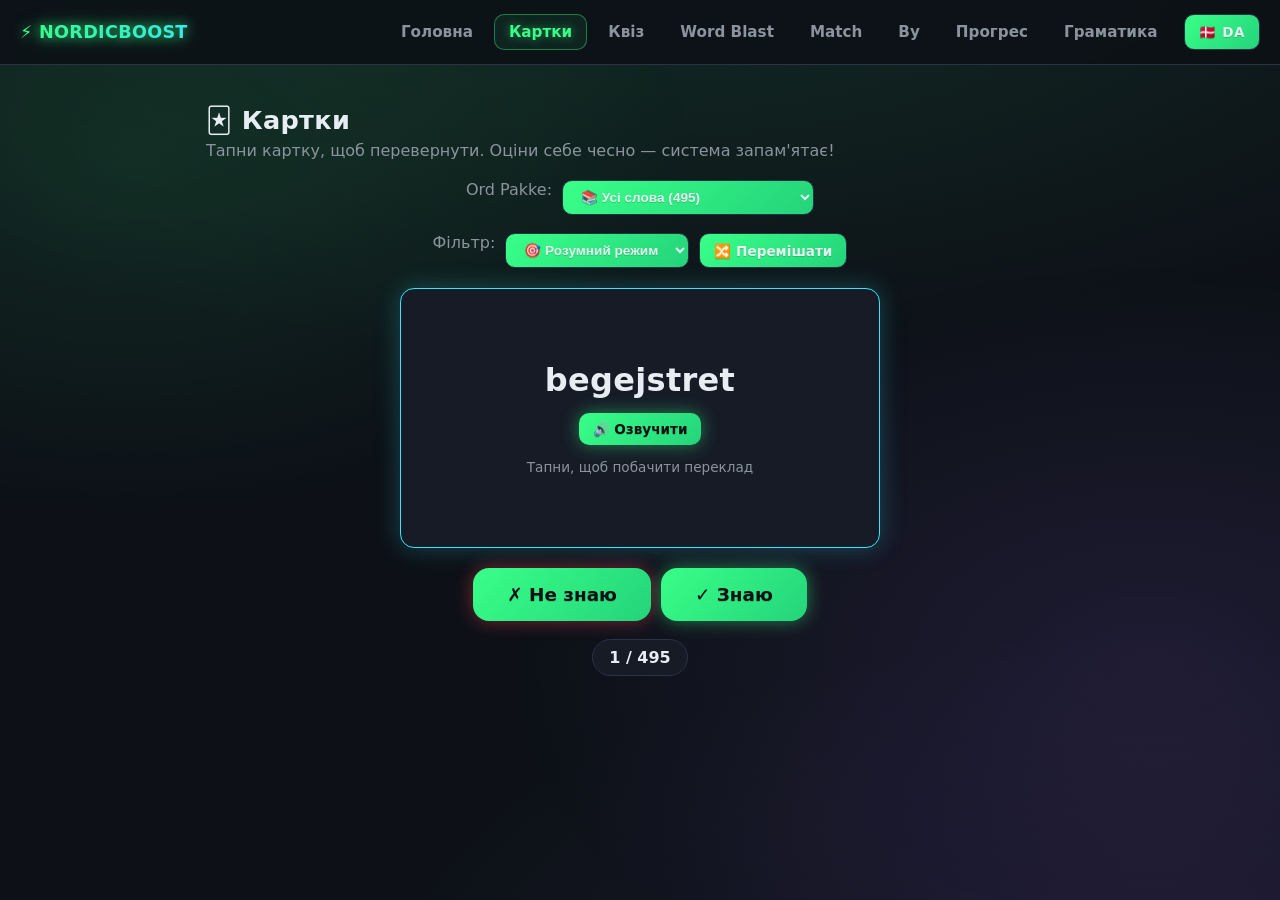
<file: flashcards.html>
<!DOCTYPE html>
<html lang="uk">
<head>
  <meta charset="UTF-8">
  <meta name="viewport" content="width=device-width, initial-scale=1.0">
  <title>NordicBoost — Картки</title>
  <link rel="stylesheet" href="style.css?v=11">
</head>
<body>

<nav class="nav">
  <span class="nav__brand">⚡ NORDICBOOST</span>
  <div class="nav__links">
    <a href="index.html" data-i18n="nav.home">Головна</a>
    <a href="flashcards.html" class="active" data-i18n="nav.cards">Картки</a>
    <a href="quiz.html" data-i18n="nav.quiz">Квіз</a>
    <a href="blast.html" data-i18n="nav.blast">Word Blast</a>
    <a href="match.html" data-i18n="nav.match">Match</a>
    <a href="city.html" data-i18n="nav.city">By</a>
    <a href="stats.html" data-i18n="nav.stats">Прогрес</a>
    <a href="grammar.html" data-i18n="nav.grammar">Граматика</a>
    <button class="btn btn--ghost btn--small" data-lang-toggle onclick="toggleLang()">🇩🇰 DA</button>
  </div>
</nav>

<main class="container">
  <h1 class="page-title">🃏 <span data-i18n="nav.cards">Картки</span></h1>
  <p class="page-sub" data-i18n="fc.sub">Тапни картку, щоб перевернути. Оціни себе чесно — система запам'ятає!</p>

  <!-- Вибір пака слів + фільтри режиму -->
  <div class="flash-controls">
    <label class="muted" data-i18n="pack.choose">Ord Pakke:</label>
    <select id="packSelect" class="btn btn--ghost btn--small" style="color:var(--text)"></select>
  </div>
  <div class="flash-controls">
    <label class="muted" data-i18n="fc.filter">Фільтр:</label>
    <select id="filterSelect" class="btn btn--ghost btn--small" style="color:var(--text)">
      <option value="smart" data-i18n="fc.smart">🎯 Розумний режим</option>
      <option value="all" data-i18n="fc.all">Усі слова</option>
      <option value="unlearned" data-i18n="fc.unlearned">Тільки невивчені</option>
    </select>
    <button class="btn btn--ghost btn--small" id="btnShuffle" data-i18n="fc.shuffle">🔀 Перемішати</button>
  </div>

  <!-- Картка -->
  <div class="flashcard" id="flashcard">
    <div class="flashcard__inner">
      <div class="flashcard__face flashcard__face--front">
        <div class="flashcard__word" id="cardFront">—</div>
        <button class="btn btn--small" id="btnSpeak" data-i18n="fc.speak">🔊 Озвучити</button>
        <div class="flashcard__hint" data-i18n="fc.flip_hint">Тапни, щоб побачити переклад</div>
      </div>
      <div class="flashcard__face flashcard__face--back">
        <div class="flashcard__word" id="cardBack">—</div>
        <div class="flashcard__mastery" id="cardMastery"></div>
        <div class="flashcard__hint" data-i18n="fc.back_hint">Тапни, щоб повернутись</div>
      </div>
    </div>
  </div>

  <!-- Оцінка себе: Знаю / Не знаю (як у Tinder) -->
  <div class="flash-controls">
    <button class="btn btn--danger btn--big" id="btnDontKnow" data-i18n="fc.dontknow">✗ Не знаю</button>
    <button class="btn btn--big" id="btnKnow" data-i18n="fc.know">✓ Знаю</button>
  </div>
  <p class="center muted" id="ratingHint"></p>

  <!-- Лічильник прогресу колоди -->
  <div class="flash-controls">
    <span class="pill" id="cardCounter">1 / 1</span>
  </div>
</main>

<!-- Модальне вікно «круг пройдено» -->
<div class="modal-overlay" id="doneModal">
  <div class="modal">
    <h2 data-i18n="fc.done_title">🎉 Круг пройдено!</h2>
    <p class="muted" data-i18n="fc.done_text">Слова з «Не знаю» повернуться найближчими.</p>
    <button class="btn mt-2" id="btnContinue">OK</button>
  </div>
</div>

<script src="data.js?v=11"></script>
<script src="core.js?v=11"></script>
<script>
let deck = [];        // поточна колода
let index = 0;        // індекс поточної картки
let rated = false;    // чи оцінив себе на ЦІЙ картці (щоб не махати кнопками просто так)

const t = key => I18N[getLang()][key];   // коротший доступ до перекладів

/* Створює колоду залежно від фільтра (слова — з обраного пака) */
function buildDeck() {
  const mode = document.getElementById("filterSelect").value;
  const PACK = getPackWords();   // слова обраного пака
  if (mode === "unlearned") {
    deck = PACK.filter(w => !isLearned(w.id));
    if (deck.length === 0) {
      showToast("🎉 " + t("dash.learnedwords") + " " + TOTAL_WORDS + " / " + TOTAL_WORDS + "!");
      document.getElementById("filterSelect").value = "smart";
      return buildDeck();
    }
  } else if (mode === "all") {
    deck = [...PACK];
  } else {
    // 🎯 РОЗУМНИЙ РЕЖИМ: слова сортуються системою Лейтнера.
    deck = smartOrder(PACK);
  }
  index = 0;
  renderCard();
}

/* Малює картку № index */
function renderCard() {
  const card = document.getElementById("flashcard");
  card.classList.remove("flipped");
  rated = false;
  const w = deck[index];
  document.getElementById("cardFront").textContent = w.da;
  document.getElementById("cardBack").textContent  = w.uk;

  const m = getMastery(w.id);
  const s = getSmartState(w.id);
  document.getElementById("cardMastery").textContent =
    isLearned(w.id)
      ? t("fc.learned") + m + "/" + CONFIG.MASTERY_TO_LEARN + ")"
      : t("fc.progress") + m + "/" + CONFIG.MASTERY_TO_LEARN + " • " + t("fc.box") + "🔥".repeat(s.box);
  document.getElementById("cardCounter").textContent = (index + 1) + " / " + deck.length;
  document.getElementById("ratingHint").textContent = "";
}

/* Переворот картки */
document.getElementById("flashcard").addEventListener("click", () =>
  document.getElementById("flashcard").classList.toggle("flipped"));

/* Озвучення (Web Speech API, датська) */
document.getElementById("btnSpeak").addEventListener("click", e => {
  e.stopPropagation();
  speakDanish(deck[index].da);
});

/*
  ГОЛОВНА НОВА ФІЧА: оцінка «Знаю» / «Не знаю».
  - «Не знаю» → rateSmartCard(id, false) → слово в ящик 1, повернеться ОДРАЗУ
  - «Знаю»    → rateSmartCard(id, true)  → ящик +1, слово з'явиться пізніше
  Кнопки працюють у будь-якому режимі (навіть у «Усі слова»).
*/
function rate(knew) {
  const w = deck[index];
  if (rated) return;   // вже оцінили цю картку
  rated = true;

  // Якщо картка ще не перевернута — перевертаємо автоматично,
  // щоб Nazar побачив переклад. Оцінка зберігається одразу.
  const card = document.getElementById("flashcard");
  if (!card.classList.contains("flipped")) card.classList.add("flipped");

  rateSmartCard(w.id, knew);

  // Невелика анімація «відльоту» картки
  card.style.transition = "transform .3s ease, opacity .3s ease";
  card.style.transform = knew ? "translateX(60px) rotate(6deg)" : "translateX(-60px) rotate(-6deg)";
  card.style.opacity = "0";

  setTimeout(() => {
    card.style.transition = "none";
    card.style.transform = "";
    card.style.opacity = "1";
    nextCard();
  }, 300);
}

/* Наступна картка або кінець колоди */
function nextCard() {
  index++;
  if (index >= deck.length) {
    // Круг пройдено — показуємо модальне вікно
    document.getElementById("doneModal").classList.add("open");
    // Оновлюємо колоду: у розумному режимі «Не знаю»-слова знову попереду
    buildDeck();
    index = -1; // наступний клік почне з 0
    return;
  }
  renderCard();
}

document.getElementById("btnKnow").addEventListener("click", () => rate(true));
document.getElementById("btnDontKnow").addEventListener("click", () => rate(false));

document.getElementById("btnContinue").addEventListener("click", () => {
  document.getElementById("doneModal").classList.remove("open");
  index = 0;
  renderCard();
});

/* Перемішування (для звичайних режимів) */
document.getElementById("btnShuffle").addEventListener("click", () => {
  for (let i = deck.length - 1; i > 0; i--) {
    const j = Math.floor(Math.random() * (i + 1));
    [deck[i], deck[j]] = [deck[j], deck[i]];
  }
  index = 0;
  renderCard();
});

document.getElementById("filterSelect").addEventListener("change", buildDeck);

// Ініціалізація
applyI18n();
buildPackSelector("packSelect", () => location.reload());   // зміна пака → перезавантаження
buildDeck();
</script>
</body>
</html>
</file>
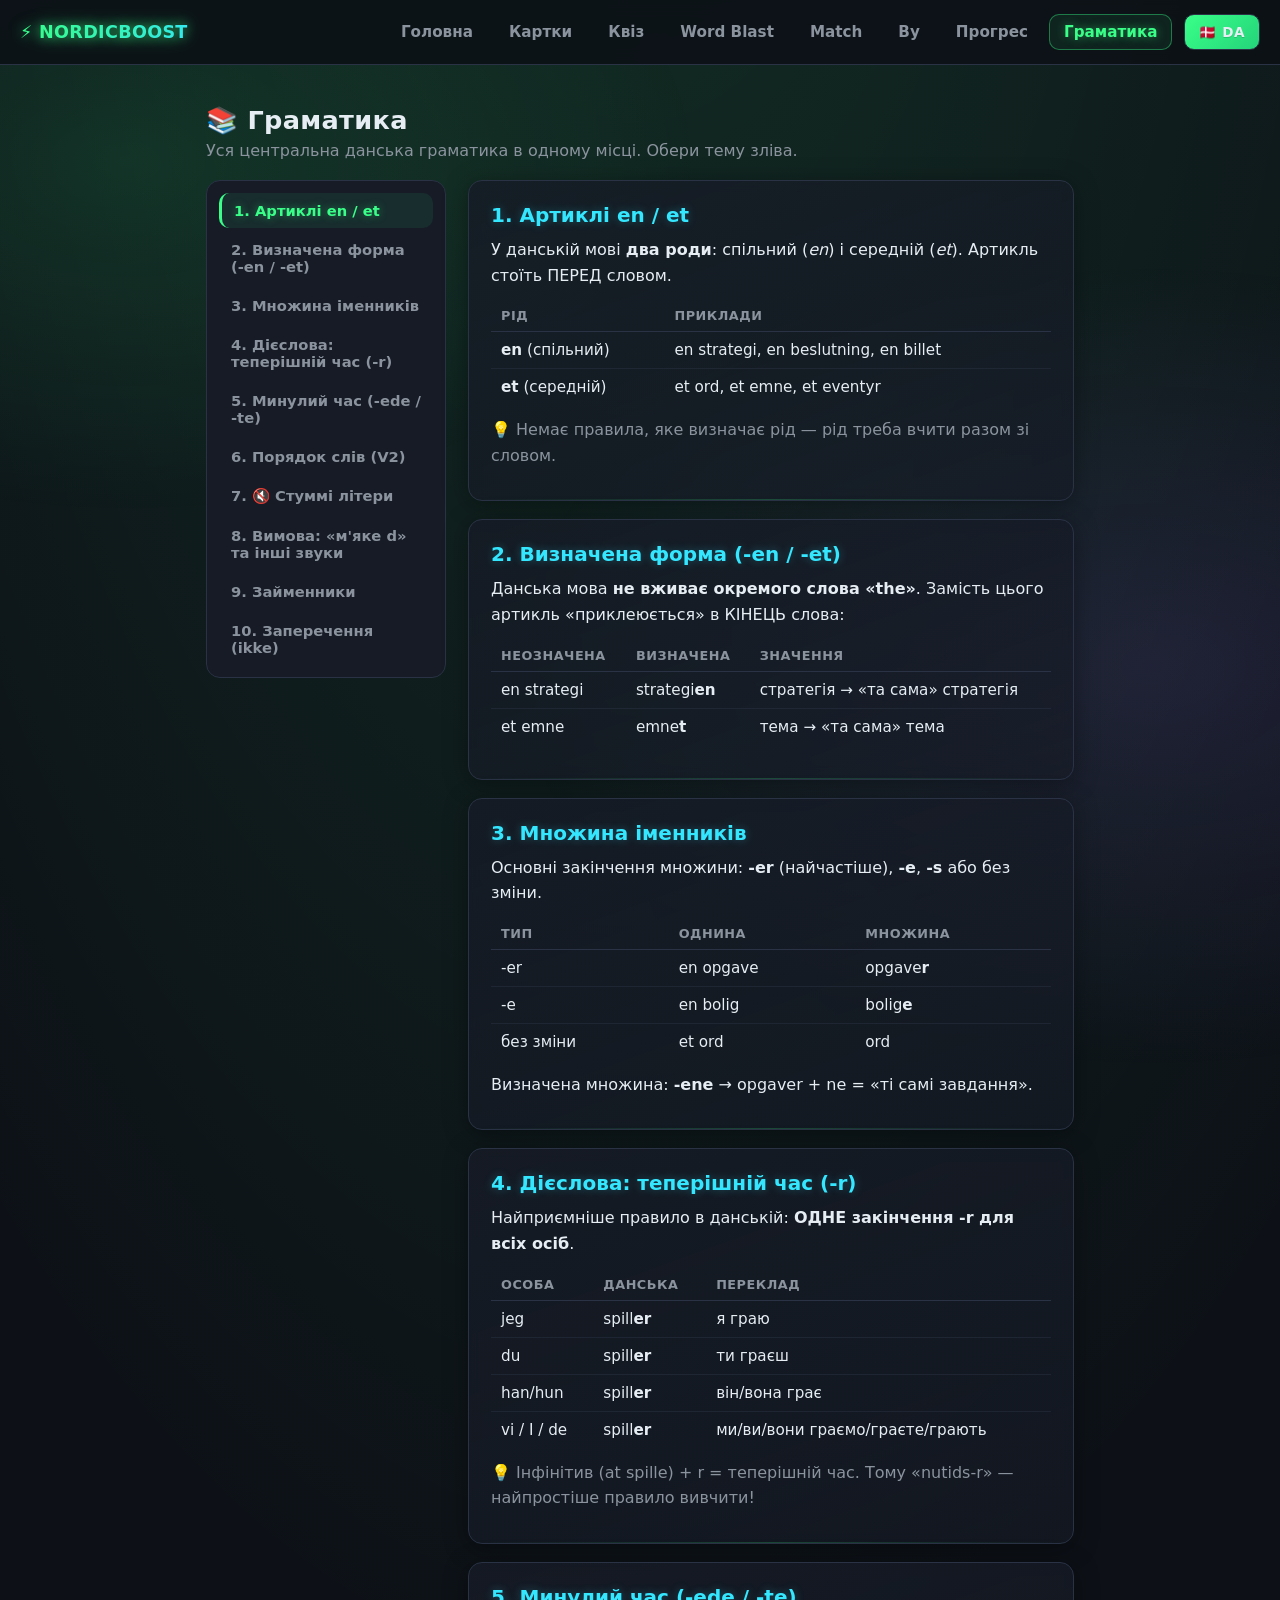
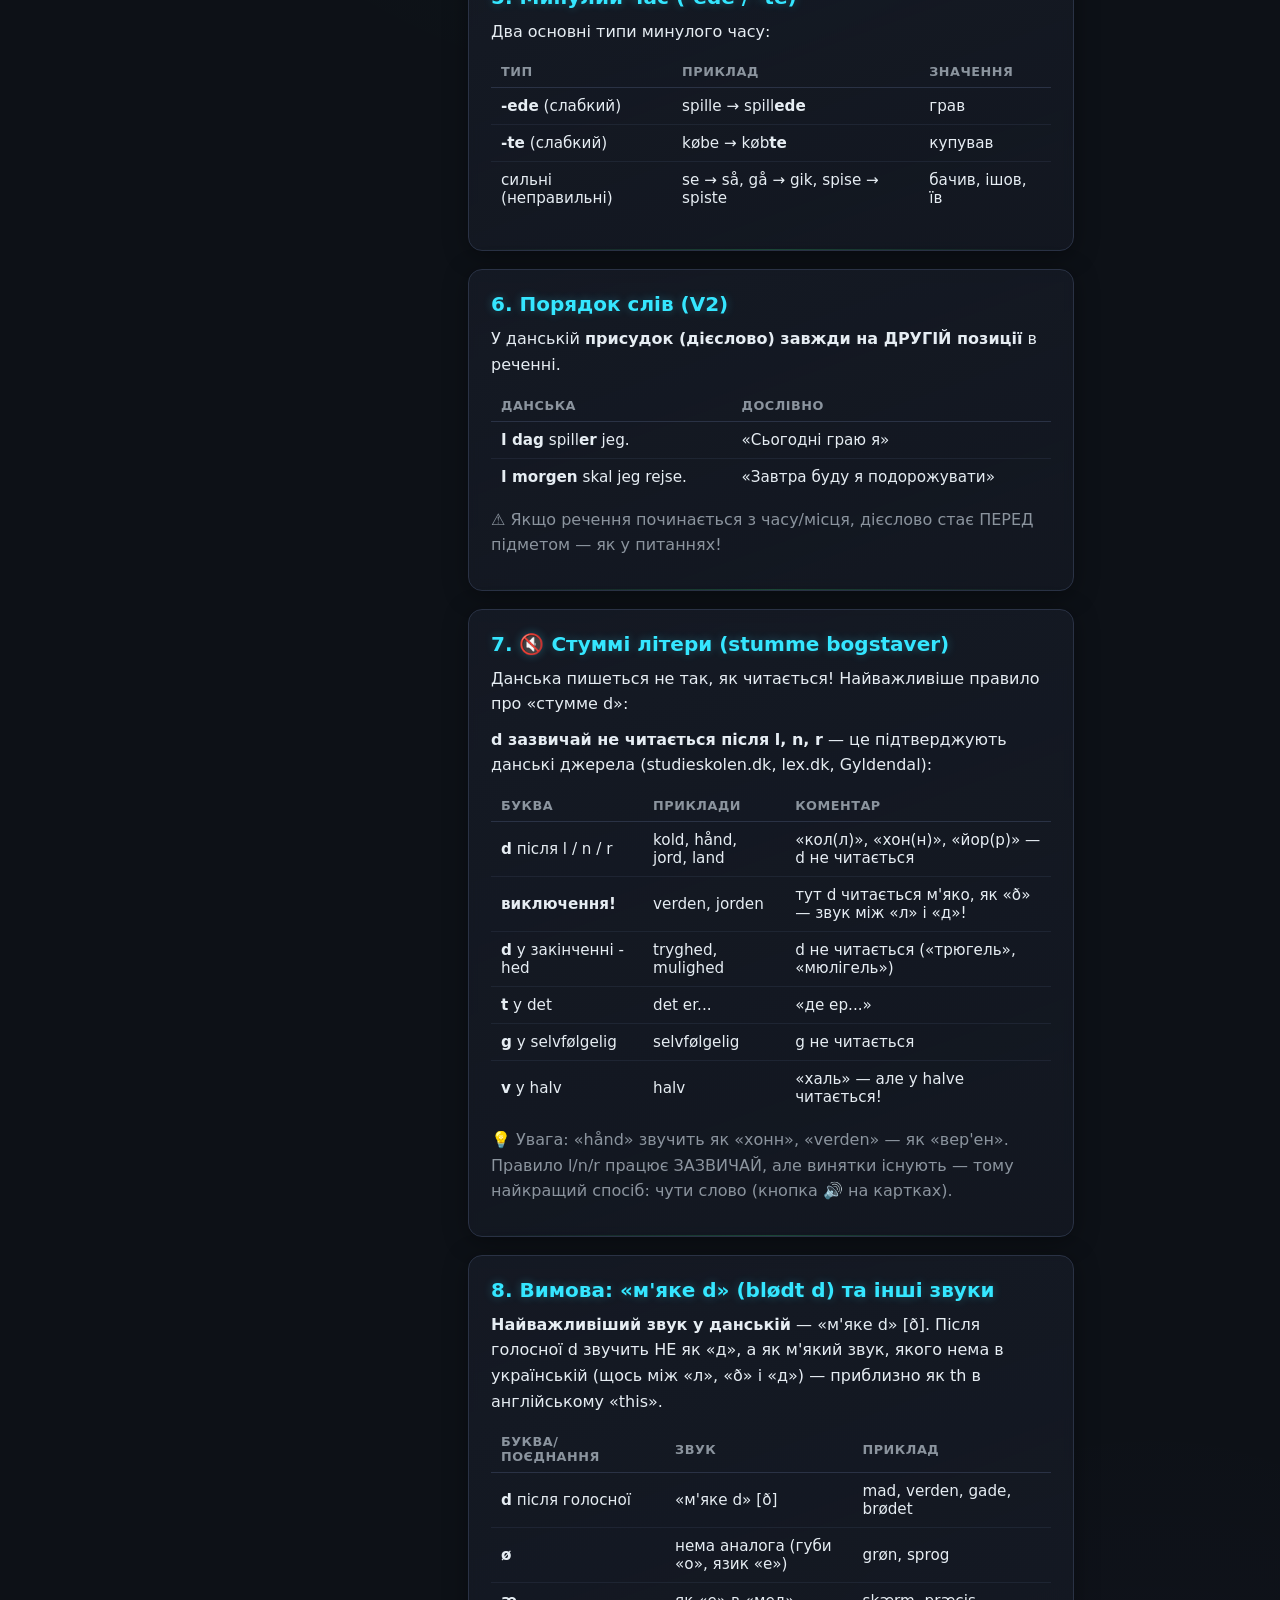
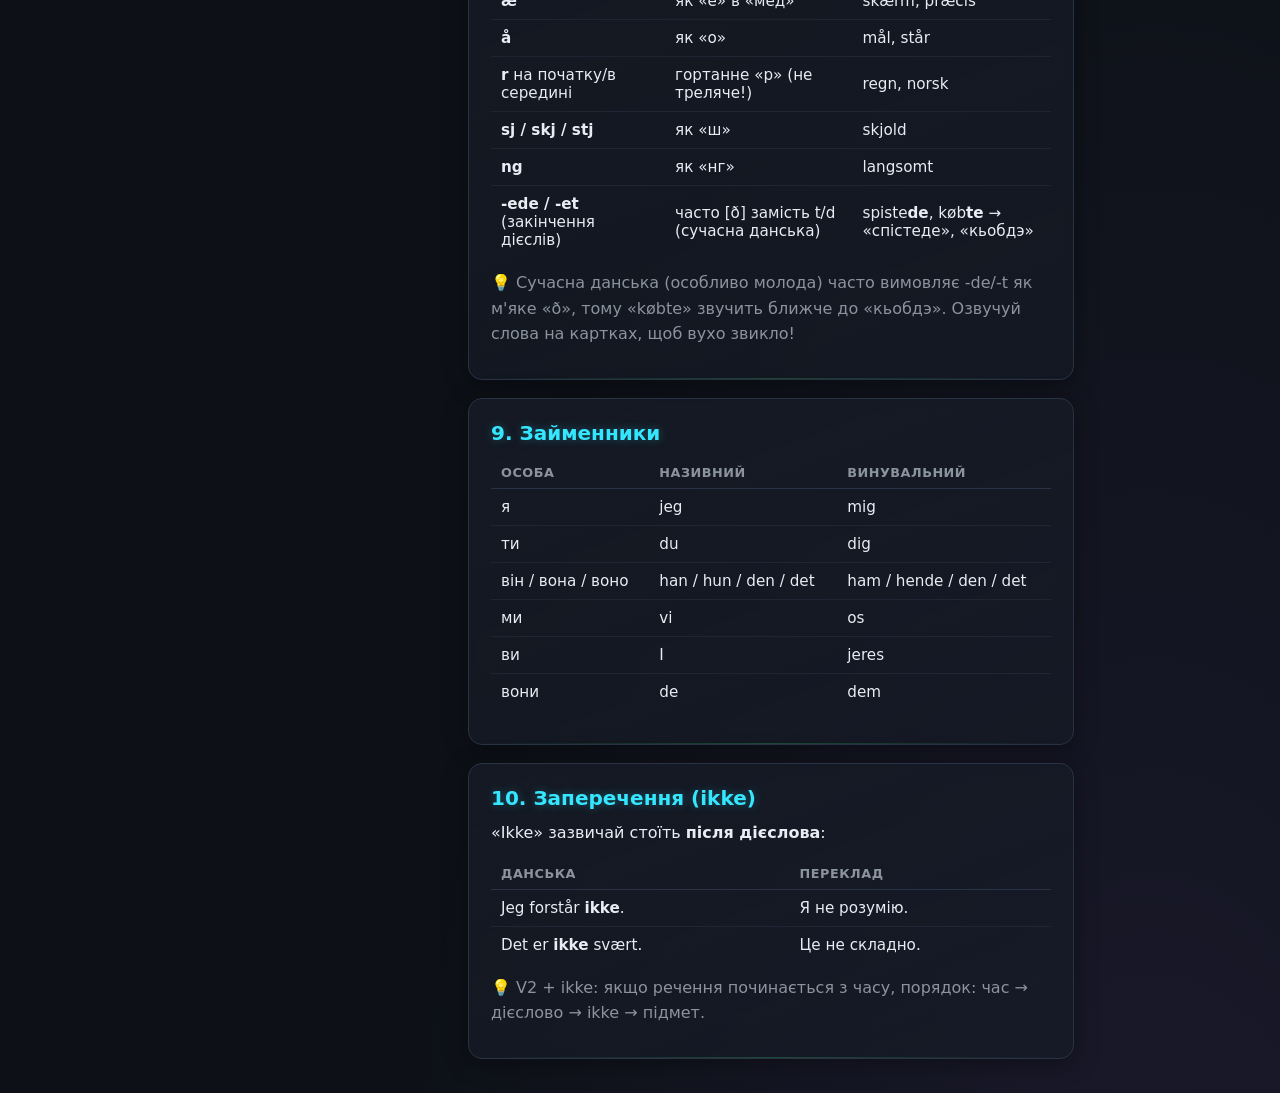
<file: grammar.html>
<!DOCTYPE html>
<html lang="uk">
<head>
  <meta charset="UTF-8">
  <meta name="viewport" content="width=device-width, initial-scale=1.0">
  <title>NordicBoost — Граматика</title>
  <link rel="stylesheet" href="style.css?v=11">
</head>
<body>

<nav class="nav">
  <span class="nav__brand">⚡ NORDICBOOST</span>
  <div class="nav__links">
    <a href="index.html" data-i18n="nav.home">Головна</a>
    <a href="flashcards.html" data-i18n="nav.cards">Картки</a>
    <a href="quiz.html" data-i18n="nav.quiz">Квіз</a>
    <a href="blast.html" data-i18n="nav.blast">Word Blast</a>
    <a href="match.html" data-i18n="nav.match">Match</a>
    <a href="city.html" data-i18n="nav.city">By</a>
    <a href="stats.html" data-i18n="nav.stats">Прогрес</a>
    <a href="grammar.html" class="active" data-i18n="nav.grammar">Граматика</a>
    <button class="btn btn--ghost btn--small" data-lang-toggle onclick="toggleLang()">🇩🇰 DA</button>
  </div>
</nav>

<main class="container">
  <h1 class="page-title">📚 <span data-i18n="nav.grammar">Граматика</span></h1>
  <p class="page-sub" data-i18n="gram.sub">Уся центральна данська граматика в одному місці. Обери тему зліва.</p>

  <div class="grammar-layout">

    <!-- БІЧНЕ МЕНЮ -->
    <aside class="grammar-side">
      <div class="grammar-side__inner">
        <a href="#g1" class="grammar-link">1. Артиклі en / et</a>
        <a href="#g2" class="grammar-link">2. Визначена форма (-en / -et)</a>
        <a href="#g3" class="grammar-link">3. Множина іменників</a>
        <a href="#g4" class="grammar-link">4. Дієслова: теперішній час (-r)</a>
        <a href="#g5" class="grammar-link">5. Минулий час (-ede / -te)</a>
        <a href="#g6" class="grammar-link">6. Порядок слів (V2)</a>
        <a href="#g7" class="grammar-link">7. 🔇 Стуммі літери</a>
        <a href="#g8" class="grammar-link">8. Вимова: «м'яке d» та інші звуки</a>
        <a href="#g9" class="grammar-link">9. Займенники</a>
        <a href="#g10" class="grammar-link">10. Заперечення (ikke)</a>
      </div>
    </aside>

    <!-- КОНТЕНТ -->
    <div class="grammar-content">

      <section id="g1" class="card grammar-section">
        <h2>1. Артиклі en / et</h2>
        <p>У данській мові <strong>два роди</strong>: спільний (<em>en</em>) і середній (<em>et</em>). Артикль стоїть ПЕРЕД словом.</p>
        <table class="gram-table">
          <tr><th>Рід</th><th>Приклади</th></tr>
          <tr><td><strong>en</strong> (спільний)</td><td>en strategi, en beslutning, en billet</td></tr>
          <tr><td><strong>et</strong> (середній)</td><td>et ord, et emne, et eventyr</td></tr>
        </table>
        <p class="muted">💡 Немає правила, яке визначає рід — рід треба вчити разом зі словом.</p>
      </section>

      <section id="g2" class="card grammar-section">
        <h2>2. Визначена форма (-en / -et)</h2>
        <p>Данська мова <strong>не вживає окремого слова «the»</strong>. Замість цього артикль «приклеюється» в КІНЕЦЬ слова:</p>
        <table class="gram-table">
          <tr><th>Неозначена</th><th>Визначена</th><th>Значення</th></tr>
          <tr><td>en strategi</td><td>strategi<strong>en</strong></td><td>стратегія → «та сама» стратегія</td></tr>
          <tr><td>et emne</td><td>emne<strong>t</strong></td><td>тема → «та сама» тема</td></tr>
        </table>
      </section>

      <section id="g3" class="card grammar-section">
        <h2>3. Множина іменників</h2>
        <p>Основні закінчення множини: <strong>-er</strong> (найчастіше), <strong>-e</strong>, <strong>-s</strong> або без зміни.</p>
        <table class="gram-table">
          <tr><th>Тип</th><th>Однина</th><th>Множина</th></tr>
          <tr><td>-er</td><td>en opgave</td><td>opgave<strong>r</strong></td></tr>
          <tr><td>-e</td><td>en bolig</td><td>bolig<strong>e</strong></td></tr>
          <tr><td>без зміни</td><td>et ord</td><td>ord</td></tr>
        </table>
        <p>Визначена множина: <strong>-ene</strong> → opgaver + ne = «ті самі завдання».</p>
      </section>

      <section id="g4" class="card grammar-section">
        <h2>4. Дієслова: теперішній час (-r)</h2>
        <p>Найприємніше правило в данській: <strong>ОДНЕ закінчення -r для всіх осіб</strong>.</p>
        <table class="gram-table">
          <tr><th>Особа</th><th>Данська</th><th>Переклад</th></tr>
          <tr><td>jeg</td><td>spill<strong>er</strong></td><td>я граю</td></tr>
          <tr><td>du</td><td>spill<strong>er</strong></td><td>ти граєш</td></tr>
          <tr><td>han/hun</td><td>spill<strong>er</strong></td><td>він/вона грає</td></tr>
          <tr><td>vi / I / de</td><td>spill<strong>er</strong></td><td>ми/ви/вони граємо/граєте/грають</td></tr>
        </table>
        <p class="muted">💡 Інфінітив (at spille) + r = теперішній час. Тому «nutids-r» — найпростіше правило вивчити!</p>
      </section>

      <section id="g5" class="card grammar-section">
        <h2>5. Минулий час (-ede / -te)</h2>
        <p>Два основні типи минулого часу:</p>
        <table class="gram-table">
          <tr><th>Тип</th><th>Приклад</th><th>Значення</th></tr>
          <tr><td><strong>-ede</strong> (слабкий)</td><td>spille → spill<strong>ede</strong></td><td>грав</td></tr>
          <tr><td><strong>-te</strong> (слабкий)</td><td>købe → køb<strong>te</strong></td><td>купував</td></tr>
          <tr><td>сильні (неправильні)</td><td>se → så, gå → gik, spise → spiste</td><td>бачив, ішов, їв</td></tr>
        </table>
      </section>

      <section id="g6" class="card grammar-section">
        <h2>6. Порядок слів (V2)</h2>
        <p>У данській <strong>присудок (дієслово) завжди на ДРУГІЙ позиції</strong> в реченні.</p>
        <table class="gram-table">
          <tr><th>Данська</th><th>Дослівно</th></tr>
          <tr><td><strong>I dag</strong> spill<strong>er</strong> jeg.</td><td>«Сьогодні граю я»</td></tr>
          <tr><td><strong>I morgen</strong> skal jeg rejse.</td><td>«Завтра буду я подорожувати»</td></tr>
        </table>
        <p class="muted">⚠️ Якщо речення починається з часу/місця, дієслово стає ПЕРЕД підметом — як у питаннях!</p>
      </section>

      <section id="g7" class="card grammar-section">
        <h2>7. 🔇 Стуммі літери (stumme bogstaver)</h2>
        <p>Данська пишеться не так, як читається! Найважливіше правило про «стумме d»:</p>
        <p><strong>d зазвичай не читається після l, n, r</strong> — це підтверджують данські джерела (studieskolen.dk, lex.dk, Gyldendal):</p>
        <table class="gram-table">
          <tr><th>Буква</th><th>Приклади</th><th>Коментар</th></tr>
          <tr><td><strong>d</strong> після l / n / r</td><td>kold, hånd, jord, land</td><td>«кол(л)», «хон(н)», «йор(р)» — d не читається</td></tr>
          <tr><td><strong>виключення!</strong></td><td>verden, jorden</td><td>тут d читається м'яко, як «ð» — звук між «л» і «д»!</td></tr>
          <tr><td><strong>d</strong> у закінченні -hed</td><td>tryghed, mulighed</td><td>d не читається («трюгель», «мюлігель»)</td></tr>
          <tr><td><strong>t</strong> у det</td><td>det er...</td><td>«де ер...»</td></tr>
          <tr><td><strong>g</strong> у selvfølgelig</td><td>selvfølgelig</td><td>g не читається</td></tr>
          <tr><td><strong>v</strong> у halv</td><td>halv</td><td>«халь» — але у halve читається!</td></tr>
        </table>
        <p class="muted">💡 Увага: «hånd» звучить як «хонн», «verden» — як «вер'ен». Правило l/n/r працює ЗАЗВИЧАЙ, але винятки існують — тому найкращий спосіб: чути слово (кнопка 🔊 на картках).</p>
      </section>

      <section id="g8" class="card grammar-section">
        <h2>8. Вимова: «м'яке d» (blødt d) та інші звуки</h2>
        <p><strong>Найважливіший звук у данській</strong> — «м'яке d» [ð]. Після голосної d звучить НЕ як «д», а як м'який звук, якого нема в українській (щось між «л», «ð» і «д») — приблизно як th в англійському «this».</p>
        <table class="gram-table">
          <tr><th>Буква/поєднання</th><th>Звук</th><th>Приклад</th></tr>
          <tr><td><strong>d</strong> після голосної</td><td>«м'яке d» [ð]</td><td>mad, verden, gade, brødet</td></tr>
          <tr><td><strong>ø</strong></td><td>нема аналога (губи «о», язик «е»)</td><td>grøn, sprog</td></tr>
          <tr><td><strong>æ</strong></td><td>як «е» в «мед»</td><td>skærm, præcis</td></tr>
          <tr><td><strong>å</strong></td><td>як «о»</td><td>mål, står</td></tr>
          <tr><td><strong>r</strong> на початку/в середині</td><td>гортанне «р» (не треляче!)</td><td>regn, norsk</td></tr>
          <tr><td><strong>sj / skj / stj</strong></td><td>як «ш»</td><td>skjold</td></tr>
          <tr><td><strong>ng</strong></td><td>як «нг»</td><td>langsomt</td></tr>
          <tr><td><strong>-ede / -et</strong> (закінчення дієслів)</td><td>часто [ð] замість t/d (сучасна данська)</td><td>spiste<strong>de</strong>, køb<strong>te</strong> → «спістеде», «кьобдэ»</td></tr>
        </table>
        <p class="muted">💡 Сучасна данська (особливо молода) часто вимовляє -de/-t як м'яке «ð», тому «købte» звучить ближче до «кьобдэ». Озвучуй слова на картках, щоб вухо звикло!</p>
      </section>

      <section id="g9" class="card grammar-section">
        <h2>9. Займенники</h2>
        <table class="gram-table">
          <tr><th>Особа</th><th>Називний</th><th>Винувальний</th></tr>
          <tr><td>я</td><td>jeg</td><td>mig</td></tr>
          <tr><td>ти</td><td>du</td><td>dig</td></tr>
          <tr><td>він / вона / воно</td><td>han / hun / den / det</td><td>ham / hende / den / det</td></tr>
          <tr><td>ми</td><td>vi</td><td>os</td></tr>
          <tr><td>ви</td><td>I</td><td>jeres</td></tr>
          <tr><td>вони</td><td>de</td><td>dem</td></tr>
        </table>
      </section>

      <section id="g10" class="card grammar-section">
        <h2>10. Заперечення (ikke)</h2>
        <p>«Ikke» зазвичай стоїть <strong>після дієслова</strong>:</p>
        <table class="gram-table">
          <tr><th>Данська</th><th>Переклад</th></tr>
          <tr><td>Jeg forstår <strong>ikke</strong>.</td><td>Я не розумію.</td></tr>
          <tr><td>Det er <strong>ikke</strong> svært.</td><td>Це не складно.</td></tr>
        </table>
        <p class="muted">💡 V2 + ikke: якщо речення починається з часу, порядок: час → дієслово → ikke → підмет.</p>
      </section>

    </div>
  </div>
</main>

<script src="data.js?v=11"></script>
<script src="core.js?v=11"></script>
<script>
const links = document.querySelectorAll(".grammar-link");
const sections = document.querySelectorAll(".grammar-section");

function highlightActive() {
  let current = sections[0];
  sections.forEach(s => {
    if (s.getBoundingClientRect().top < 120) current = s;
  });
  links.forEach(l => l.classList.remove("grammar-link--active"));
  const active = document.querySelector('a[href="#' + current.id + '"]');
  if (active) active.classList.add("grammar-link--active");
}
window.addEventListener("scroll", highlightActive);
highlightActive();

applyI18n();
</script>
</body>
</html>
</file>
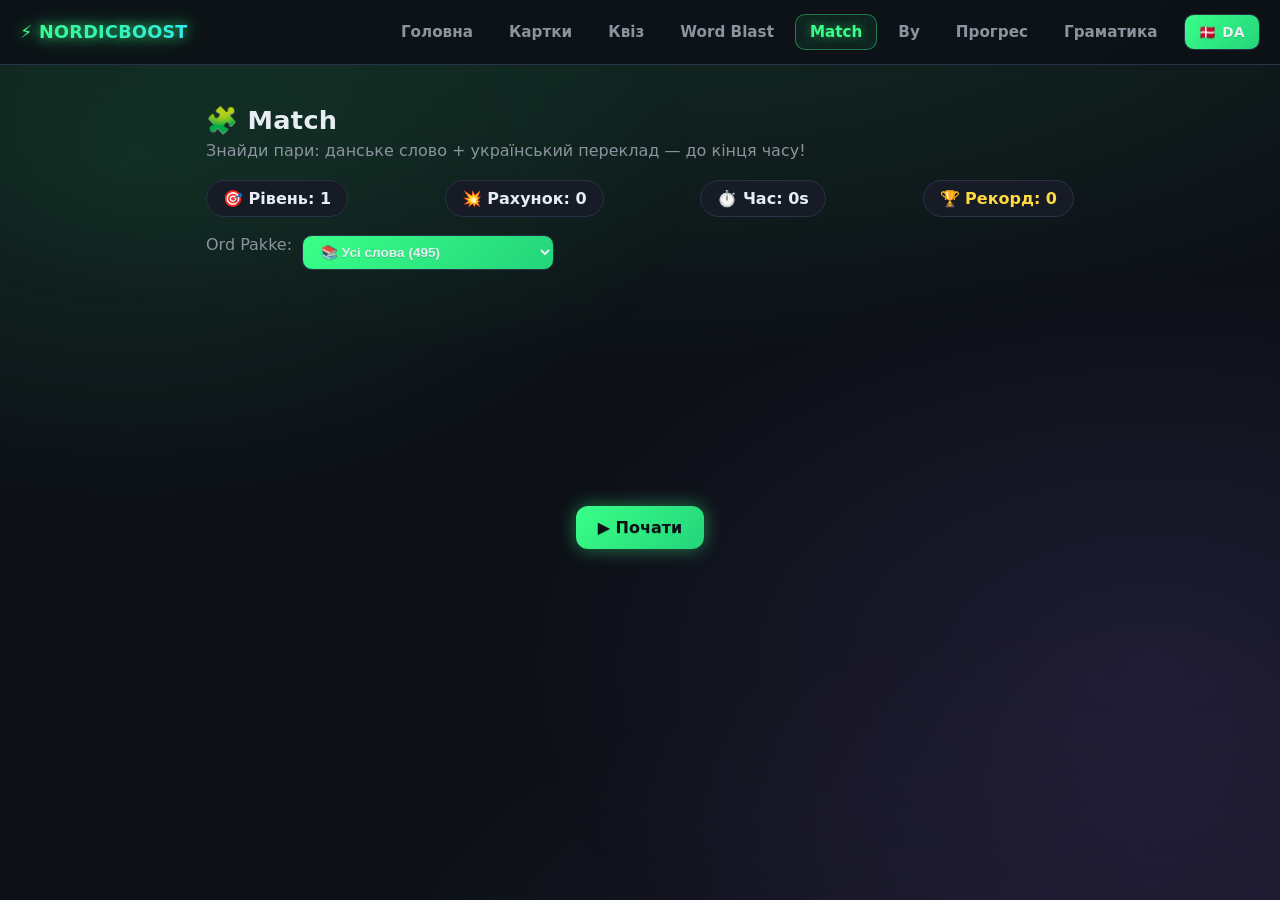
<file: match.html>
<!DOCTYPE html>
<html lang="uk">
<head>
  <meta charset="UTF-8">
  <meta name="viewport" content="width=device-width, initial-scale=1.0">
  <title>NordicBoost — Match</title>
  <link rel="stylesheet" href="style.css?v=11">
</head>
<body>

<nav class="nav">
  <span class="nav__brand">⚡ NORDICBOOST</span>
  <div class="nav__links">
    <a href="index.html" data-i18n="nav.home">Головна</a>
    <a href="flashcards.html" data-i18n="nav.cards">Картки</a>
    <a href="quiz.html" data-i18n="nav.quiz">Квіз</a>
    <a href="blast.html" data-i18n="nav.blast">Word Blast</a>
    <a href="match.html" class="active" data-i18n="nav.match">Match</a>
    <a href="city.html" data-i18n="nav.city">By</a>
    <a href="stats.html" data-i18n="nav.stats">Прогрес</a>
    <a href="grammar.html" data-i18n="nav.grammar">Граматика</a>
    <button class="btn btn--ghost btn--small" data-lang-toggle onclick="toggleLang()">🇩🇰 DA</button>
  </div>
</nav>

<main class="container">
  <h1 class="page-title" data-i18n="match.title">🧩 Match</h1>
  <p class="page-sub" data-i18n="match.sub">Знайди пари: данське слово + український переклад — до кінця часу!</p>

  <!-- HUD -->
  <div class="blast-hud">
    <span class="pill">🎯 <span data-i18n="match.level">Рівень</span>: <span id="mLevel">1</span></span>
    <span class="pill">💥 <span data-i18n="match.score">Рахунок</span>: <span id="mScore">0</span></span>
    <span class="pill">⏱️ <span data-i18n="match.time">Час</span>: <span id="mTime">—</span></span>
    <span class="pill" style="color:var(--neon-yellow)">🏆 <span data-i18n="match.best">Рекорд</span>: <span id="mBest">0</span></span>
  </div>

  <!-- Вибір пака -->
  <div class="flash-controls" style="justify-content:flex-start">
    <label class="muted" data-i18n="pack.choose">Ord Pakke:</label>
    <select id="packSelect" class="btn btn--ghost btn--small" style="color:var(--text)"></select>
  </div>

  <!-- Поле гри -->
  <div id="matchGrid" class="match-grid"></div>

  <div class="center mt-2">
    <button class="btn" id="btnStart" data-i18n="match.start">▶ Почати</button>
  </div>
</main>

<!-- Результат -->
<div class="modal-overlay" id="matchModal">
  <div class="modal">
    <h2 id="modalTitle">—</h2>
    <p id="modalText" class="muted">—</p>
    <p style="margin:8px 0"><span data-i18n="match.score">Рахунок</span>: <strong id="finalScore" style="font-size:1.4rem;color:var(--neon-green)">0</strong></p>
    <div>
      <button class="btn" id="btnNextLevel" style="display:none" data-i18n="match.next">Далі →</button>
      <button class="btn btn--ghost" onclick="location.reload()" data-i18n="match.again">🔄 Ще раз</button>
    </div>
  </div>
</div>

<script src="data.js?v=11"></script>
<script src="core.js?v=11"></script>
<script>
/* =========================================================
   MATCH — гра на пошук пар (dansk ↔ ukrainsk)
   =========================================================
   ⚙️ Налаштування (пари, час, XP, бонуси) — у core.js,
   об'єкт CONFIG.MATCH. Зміни числа там!
   ========================================================= */

const t = k => I18N[getLang()][k];

const grid    = document.getElementById("matchGrid");
const M = CONFIG.MATCH;

let level = 1, score = 0;
let timeLeft = 0, timerId = null;
let flipped = [];     // зараз відкриті (max 2) плитки
let locked = false;   // блокування кліків під час перевірки
let pairsLeft = 0;
let gameActive = false;

/* Слідкуємо за рекордом у HUD */
function updateHUD() {
  document.getElementById("mLevel").textContent = level;
  document.getElementById("mScore").textContent = score;
  document.getElementById("mTime").textContent  = timeLeft + "s";
  document.getElementById("mBest").textContent  = getMatchHighScore();
}

/* Випадкове ціле [0, n) */
function rnd(n) { return Math.floor(Math.random() * n); }

/*
  Будує дошку рівня:
  1) беремо PAIRS_PER_LEVEL[level-1] випадкових слів
  2) створюємо плитку-дану + плитку-українську для кожного
  3) перемішуємо всі плитки
*/
function buildBoard() {
  const pairCount = Math.min(M.PAIRS_PER_LEVEL[level - 1] || 16, Math.floor(WORDS.length / 2));
  timeLeft = M.SECONDS_PER_LEVEL[level - 1] || 30;
  pairsLeft = pairCount;
  flipped = [];
  locked = false;

  // Випадкові слова з обраного ПАКА
  const pool = [...getPackWords()];
  const chosen = [];
  while (chosen.length < pairCount && pool.length > 0) {
    chosen.push(pool.splice(rnd(pool.length), 1)[0]);
  }

  // Плитки: кожне слово двічі (da + uk)
  const tiles = [];
  chosen.forEach(w => {
    tiles.push({ key: w.id, lang: "da", text: w.da });
    tiles.push({ key: w.id, lang: "uk", text: w.uk });
  });

  // Перемішуємо
  for (let i = tiles.length - 1; i > 0; i--) {
    const j = rnd(i + 1);
    [tiles[i], tiles[j]] = [tiles[j], tiles[i]];
  }

  // Малюємо сітку
  grid.innerHTML = "";
  tiles.forEach(tile => {
    const el = document.createElement("button");
    el.className = "match-tile";
    el.dataset.key  = tile.key;
    el.dataset.lang = tile.lang;
    el.textContent = tile.text;
    el.addEventListener("click", () => onTileClick(el));
    grid.appendChild(el);
  });

  updateHUD();
}

/* Таймер рівня */
function startTimer() {
  clearInterval(timerId);
  timerId = setInterval(() => {
    timeLeft--;
    updateHUD();
    // Стиль: червоніє, коли часу мало
    document.getElementById("mTime").parentElement.style.color =
      timeLeft <= 10 ? "var(--danger)" : "";
    if (timeLeft <= 0) {
      clearInterval(timerId);
      endGame(false);
    }
  }, 1000);
}

/* Клік по плитці */
function onTileClick(el) {
  if (locked || !gameActive) return;
  if (el.classList.contains("matched") || el.classList.contains("selected")) return;

  // Не дозволяємо відкрити ДВІ однакові мови (da+da) — але це лише підказка,
  // пара засчитується тільки за збігом ключа + різних мов
  el.classList.add("selected");
  flipped.push(el);

  if (flipped.length === 2) {
    locked = true;
    const [a, b] = flipped;

    if (a.dataset.key === b.dataset.key && a.dataset.lang !== b.dataset.lang) {
      // ✅ Пара знайдена!
      setTimeout(() => {
        a.classList.add("matched");
        b.classList.add("matched");
        a.classList.remove("selected");
        b.classList.remove("selected");
        flipped = [];
        locked = false;

        // Нараховуємо очки/XP
        score += M.SCORE_PER_PAIR;
        timeLeft += M.BONUS_PER_PAIR;   // бонусний час!
        pairsLeft--;

        // ✨ Літаючий XP + звичайний XP (mastery) за пару
        const r = a.getBoundingClientRect();
        showXPGain(r.left + r.width / 2, r.top, M.XP_PER_PAIR);
        recordCorrectAnswer(a.dataset.key);   // XP і mastery у localStorage

        updateHUD();

        if (pairsLeft === 0) levelClear();
      }, 350);
    } else {
      // ❌ Не пара — коротний "shake" і закриваємо
      a.classList.add("wrong");
      b.classList.add("wrong");
      setTimeout(() => {
        a.classList.remove("selected", "wrong");
        b.classList.remove("selected", "wrong");
        flipped = [];
        locked = false;
      }, 600);
    }
  }
}

/* Рівень пройдено */
function levelClear() {
  clearInterval(timerId);
  gameActive = false;

  // Бонус за рівень × номер рівня
  const bonus = M.LEVEL_CLEAR_BONUS * level;
  score += bonus;

  const isLast = level >= M.PAIRS_PER_LEVEL.length;
  saveMatchHighScore(score);

  document.getElementById("modalTitle").textContent = t("match.clear");
  document.getElementById("modalText").textContent =
    "+" + bonus + " (" + t("match.level") + " " + level + ")";
  document.getElementById("finalScore").textContent = score;
  document.getElementById("btnNextLevel").style.display = isLast ? "none" : "inline-block";
  document.getElementById("matchModal").classList.add("open");
  updateHUD();
}

/* Час вийшов / кінець гри */
function endGame(won) {
  gameActive = false;
  clearInterval(timerId);

  const isNewBest = saveMatchHighScore(score);
  document.getElementById("modalTitle").textContent =
    isNewBest ? t("match.newbest") : t("match.over");
  document.getElementById("modalText").textContent =
    t("match.pairs_left") + pairsLeft + " • " + t("match.level") + " " + level;
  document.getElementById("finalScore").textContent = score;
  document.getElementById("btnNextLevel").style.display = "none";
  document.getElementById("matchModal").classList.add("open");
  updateHUD();
}

/* Наступний рівень */
document.getElementById("btnNextLevel").addEventListener("click", () => {
  document.getElementById("matchModal").classList.remove("open");
  level++;
  gameActive = true;
  buildBoard();
  startTimer();
});

/* Старт гри */
document.getElementById("btnStart").addEventListener("click", () => {
  document.getElementById("btnStart").style.display = "none";
  gameActive = true;
  buildBoard();
  startTimer();
});

applyI18n();
buildPackSelector("packSelect", () => location.reload());
updateHUD();
</script>
</body>
</html>
</file>
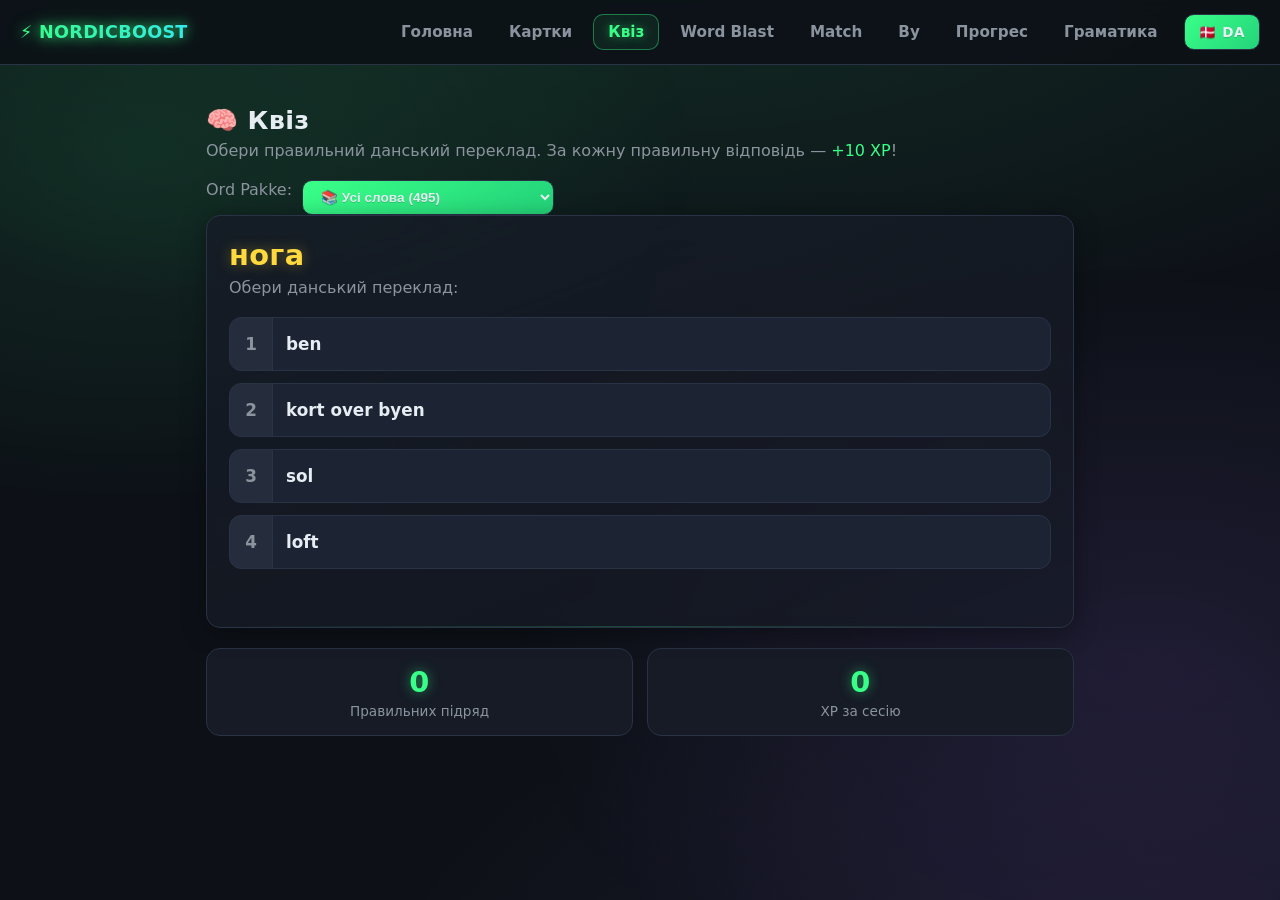
<file: quiz.html>
<!DOCTYPE html>
<html lang="uk">
<head>
  <meta charset="UTF-8">
  <meta name="viewport" content="width=device-width, initial-scale=1.0">
  <title>NordicBoost — Квіз</title>
  <link rel="stylesheet" href="style.css?v=11">
</head>
<body>

<nav class="nav">
  <span class="nav__brand">⚡ NORDICBOOST</span>
  <div class="nav__links">
    <a href="index.html" data-i18n="nav.home">Головна</a>
    <a href="flashcards.html" data-i18n="nav.cards">Картки</a>
    <a href="quiz.html" class="active" data-i18n="nav.quiz">Квіз</a>
    <a href="blast.html" data-i18n="nav.blast">Word Blast</a>
    <a href="match.html" data-i18n="nav.match">Match</a>
    <a href="city.html" data-i18n="nav.city">By</a>
    <a href="stats.html" data-i18n="nav.stats">Прогрес</a>
    <a href="grammar.html" data-i18n="nav.grammar">Граматика</a>
    <button class="btn btn--ghost btn--small" data-lang-toggle onclick="toggleLang()">🇩🇰 DA</button>
  </div>
</nav>

<main class="container">
  <h1 class="page-title">🧠 <span data-i18n="nav.quiz">Квіз</span></h1>
  <p class="page-sub"><span data-i18n="quiz.sub">Обери правильний данський переклад. За кожну правильну відповідь — </span><span style="color:var(--neon-green)">+<span id="xpPreview">10</span> XP</span>!</p>

  <!-- Вибір пака -->
  <div class="flash-controls" style="justify-content:flex-start">
    <label class="muted" data-i18n="pack.choose">Ord Pakke:</label>
    <select id="packSelect" class="btn btn--ghost btn--small" style="color:var(--text)"></select>
  </div>

  <div class="card">
    <h2 id="questionWord" class="question-word">—</h2>
    <p class="muted" data-i18n="quiz.pick">Обери данський переклад:</p>

    <div class="quiz-options" id="options"></div>

    <p class="quiz-feedback" id="feedback"></p>

    <button class="btn mt-2" id="btnNext" style="display:none" data-i18n="quiz.next">Наступне питання →</button>
  </div>

  <div class="stat-grid mt-2">
    <div class="stat"><div class="stat__value" id="quizCorrect">0</div><div class="stat__label" data-i18n="quiz.streak">Правильних підряд</div></div>
    <div class="stat"><div class="stat__value" id="quizXP">0</div><div class="stat__label" data-i18n="quiz.session">XP за сесію</div></div>
  </div>
</main>

<script src="data.js?v=11"></script>
<script src="core.js?v=11"></script>
<script>
let currentWord = null;
let sessionXP = 0;
let streak = 0;

const OPTION_COUNT = 4;    // скільки варіантів відповіді (легко змінити)
const t = key => I18N[getLang()][key];
const POOL = () => getPackWords();   // слова з обраного пака

/* Питання = випадкове слово з ПАКА; правильна відповідь + «приманки» */
function nextQuestion() {
  document.getElementById("feedback").textContent = "";
  document.getElementById("feedback").className = "quiz-feedback";
  document.getElementById("btnNext").style.display = "none";
  document.getElementById("xpPreview").textContent = CONFIG.XP_PER_CORRECT;

  const pool = POOL();
  currentWord = pool[Math.floor(Math.random() * pool.length)];

  const distractors = [];
  while (distractors.length < OPTION_COUNT - 1) {
    const w = pool[Math.floor(Math.random() * pool.length)];
    if (w.id !== currentWord.id && !distractors.find(d => d.id === w.id)) distractors.push(w);
  }

  const options = [currentWord, ...distractors];
  for (let i = options.length - 1; i > 0; i--) {
    const j = Math.floor(Math.random() * (i + 1));
    [options[i], options[j]] = [options[j], options[i]];
  }

  document.getElementById("questionWord").textContent = currentWord.uk;

  const container = document.getElementById("options");
  container.innerHTML = "";
  options.forEach((opt, i) => {
    const btn = document.createElement("button");
    btn.className = "quiz-option";
    btn.textContent = opt.da;
    btn.setAttribute("data-n", (i + 1));   // номер для стилю з бейджем
    btn.addEventListener("click", e => {
      checkAnswer(btn, opt);
      if (opt.id === currentWord.id) {
        // Літаючий "+10 XP" від місця кліку
        const r = btn.getBoundingClientRect();
        showXPGain(r.left + r.width / 2, r.top, CONFIG.XP_PER_CORRECT);
      }
    });
    container.appendChild(btn);
  });
}

/* Перевірка відповіді + XP + mastery у localStorage */
function checkAnswer(button, opt) {
  document.querySelectorAll(".quiz-option").forEach(b => b.disabled = true);

  const feedback = document.getElementById("feedback");
  const correct = (opt.id === currentWord.id);

  if (correct) {
    button.classList.add("correct");
    feedback.textContent = t("quiz.ok") + CONFIG.XP_PER_CORRECT + " XP";
    feedback.classList.add("ok");

    const newMastery = recordCorrectAnswer(currentWord.id);
    sessionXP += CONFIG.XP_PER_CORRECT;
    streak++;

    if (newMastery === CONFIG.MASTERY_TO_LEARN) {
      feedback.textContent += t("quiz.word_learned");
    }
  } else {
    button.classList.add("wrong");
    document.querySelectorAll(".quiz-option").forEach(b => {
      if (b.textContent === currentWord.da) b.classList.add("correct");
    });
    feedback.textContent = t("quiz.bad") + currentWord.da + "»";
    feedback.classList.add("bad");
    streak = 0;
  }

  document.getElementById("quizCorrect").textContent = streak;
  document.getElementById("quizXP").textContent = sessionXP;
  document.getElementById("btnNext").style.display = "inline-block";
}

document.getElementById("btnNext").addEventListener("click", nextQuestion);

applyI18n();
buildPackSelector("packSelect", () => location.reload());
nextQuestion();
</script>
</body>
</html>
</file>
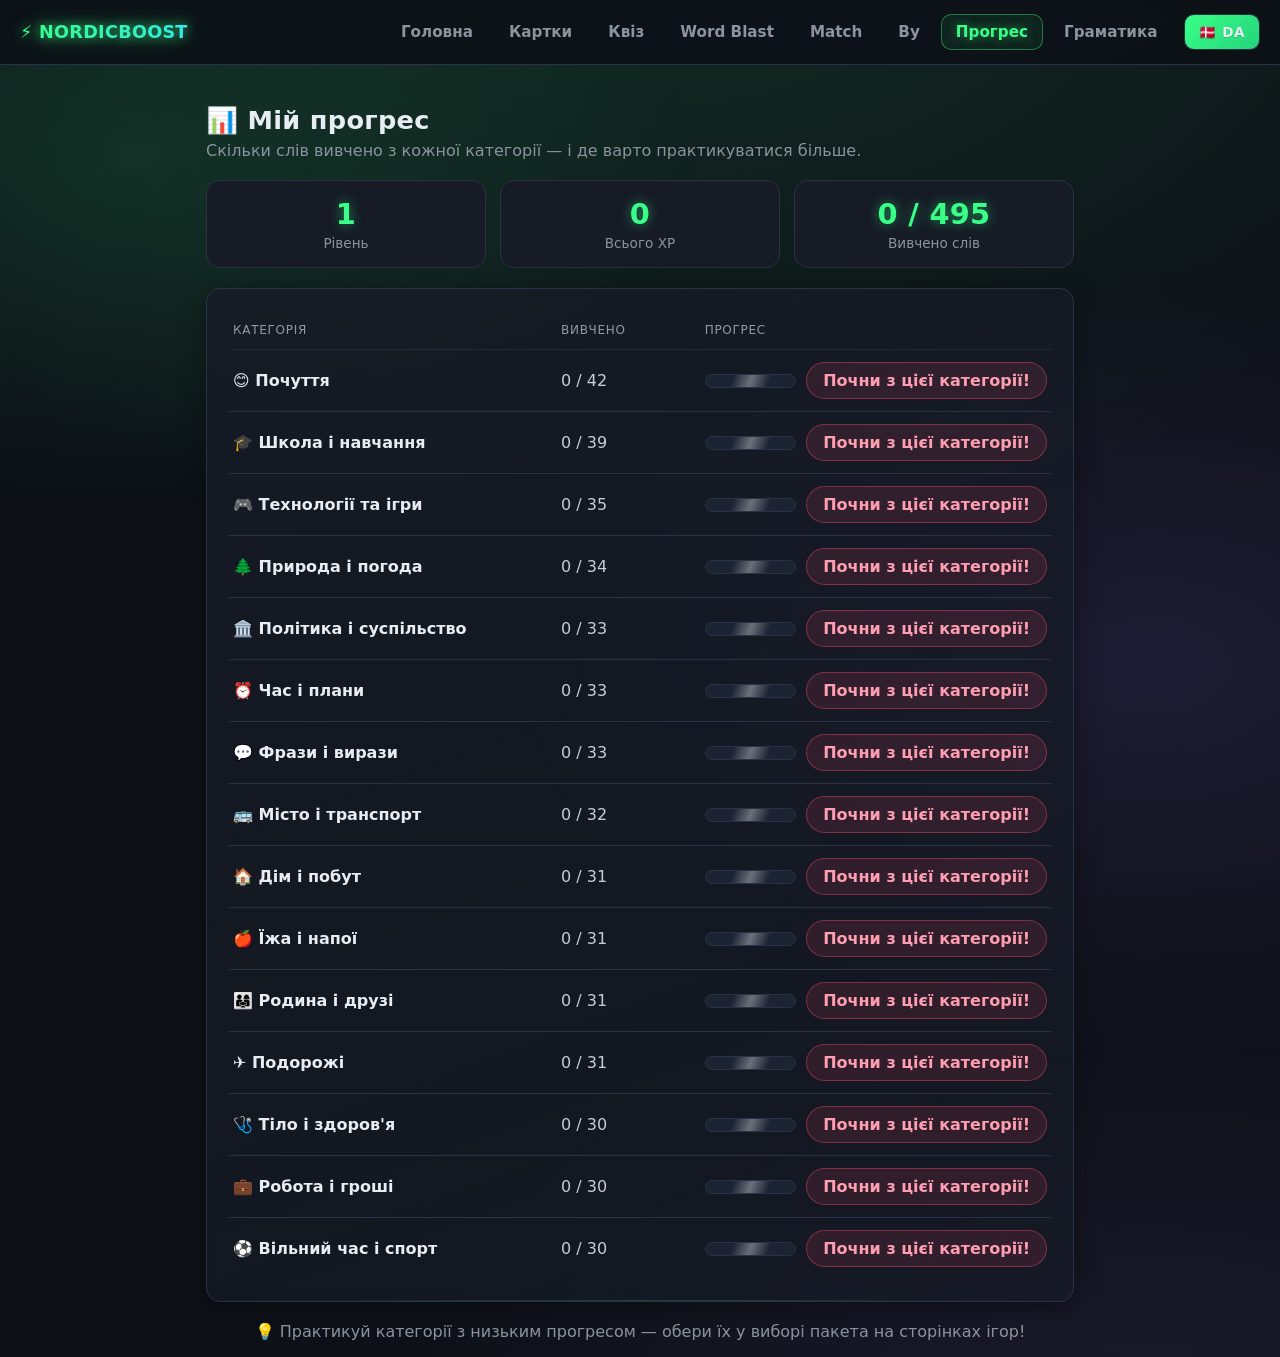
<file: stats.html>
<!DOCTYPE html>
<html lang="uk">
<head>
  <meta charset="UTF-8">
  <meta name="viewport" content="width=device-width, initial-scale=1.0">
  <title>NordicBoost — Мій прогрес</title>
  <link rel="stylesheet" href="style.css?v=11">
</head>
<body>

<nav class="nav">
  <span class="nav__brand">⚡ NORDICBOOST</span>
  <div class="nav__links">
    <a href="index.html" data-i18n="nav.home">Головна</a>
    <a href="flashcards.html" data-i18n="nav.cards">Картки</a>
    <a href="quiz.html" data-i18n="nav.quiz">Квіз</a>
    <a href="blast.html" data-i18n="nav.blast">Word Blast</a>
    <a href="match.html" data-i18n="nav.match">Match</a>
    <a href="city.html" data-i18n="nav.city">By</a>
    <a href="stats.html" class="active" data-i18n="nav.stats">Прогрес</a>
    <a href="grammar.html" data-i18n="nav.grammar">Граматика</a>
    <button class="btn btn--ghost btn--small" data-lang-toggle onclick="toggleLang()">🇩🇰 DA</button>
  </div>
</nav>

<main class="container">
  <h1 class="page-title" data-i18n="stats.title">📊 Мій прогрес</h1>
  <p class="page-sub" data-i18n="stats.sub">Скільки слів вивчено з кожної категорії — і де варто практикуватися більше.</p>

  <!-- Загальний підсумок -->
  <div class="stat-grid mb-2">
    <div class="stat">
      <div class="stat__value" id="statLevel">1</div>
      <div class="stat__label" data-i18n="dash.level">Рівень</div>
    </div>
    <div class="stat">
      <div class="stat__value" id="statXP">0</div>
      <div class="stat__label" data-i18n="dash.xp">Всього XP</div>
    </div>
    <div class="stat">
      <div class="stat__value" id="statLearned">0</div>
      <div class="stat__label" data-i18n="dash.learned">Вивчено слів</div>
    </div>
  </div>

  <!-- Таблиця прогресу по категоріях -->
  <div class="card mb-2" id="statsTable"></div>

  <p class="center muted" data-i18n="stats.hint">💡 Практикуй категорії з низьким прогресом — обери їх у виборі пакета на сторінках ігор!</p>
</main>

<script src="data.js?v=11"></script>
<script src="core.js?v=11"></script>
<script>
const t = key => I18N[getLang()][key];

function renderStats() {
  document.getElementById("statLevel").textContent = getLevel();
  document.getElementById("statXP").textContent = loadProgress().totalXP;
  const learnedTotal = getLearnedCount();
  document.getElementById("statLearned").textContent = learnedTotal + " / " + TOTAL_WORDS;

  const lang = getLang();
  const rows = PACKS.map(p => {
    const words = WORDS.filter(w => w.pack === p.id);
    const learned = words.filter(w => isLearned(w.id)).length;
    return { ...p, learned, total: words.length, pct: words.length ? learned / words.length : 0 };
  });

  // Сортування: найменший прогрес — зверху (де найбільше "дірок")
  rows.sort((a, b) => a.pct - b.pct || b.total - a.total);

  let html = '<div class="stats-row stats-row--head">';
  html += '<span>' + t("stats.pack") + '</span>';
  html += '<span>' + t("stats.learned") + '</span>';
  html += '<span>' + t("stats.bar") + '</span>';
  html += '</div>';

  rows.forEach(r => {
    const name = lang === "da" ? r.da : r.uk;
    const pct = Math.round(r.pct * 100);
    let badge = "";
    if (r.pct === 1)       badge = '<span class="pill pill--ok">' + t("stats.full") + '</span>';
    else if (r.pct === 0)  badge = '<span class="pill pill--warn">' + t("stats.zero") + '</span>';
    else if (r.pct < 0.4)  badge = '<span class="pill pill--warn">' + t("stats.need_work") + '</span>';

    html += '<div class="stats-row">';
    html += '<span class="stats-row__name">' + name + '</span>';
    html += '<span class="stats-row__count">' + r.learned + ' / ' + r.total + '</span>';
    html += '<div class="stats-row__bar">';
    html += '<div class="progress"><div class="progress__fill' + (r.pct === 1 ? "" : " progress__fill--pink") + '" style="width:' + pct + '%"></div></div>';
    html += badge;
    html += '</div>';
    html += '</div>';
  });

  document.getElementById("statsTable").innerHTML = html;
}

applyI18n();
renderStats();
</script>
</body>
</html>
</file>
<file: style.css>
/* =========================================================
   style.css — спільний стиль усього застосунку
   Тема: темний режим + неонові акценти, «геймерський» вигляд
   ========================================================= */

:root {
  /* Палітра — легко змінити під свій смак */
  --bg:        #0d1117;
  --bg-card:   #161b26;
  --bg-input:  #1c2333;
  --border:    #2a3245;
  --text:      #e6edf3;
  --text-dim:  #8b949e;

  --neon-green:  #39ff88;   /* основний акцент */
  --neon-cyan:   #35e6ff;
  --neon-pink:   #ff3ea5;
  --neon-purple: #a06bff;
  --neon-yellow: #ffd93d;

  --danger:    #ff4757;
  --success:   #39ff88;

  --radius:    14px;
  --font:      "Segoe UI", system-ui, -apple-system, Roboto, sans-serif;
}

* { margin: 0; padding: 0; box-sizing: border-box; }

body {
  font-family: var(--font);
  background: var(--bg);
  color: var(--text);
  min-height: 100vh;
  /* легке неонове «сяйво» зверху сторінки */
  background-image: radial-gradient(ellipse 80% 50% at 50% -10%, rgba(57,255,136,.12), transparent),
                    radial-gradient(ellipse 60% 40% at 90% 110%, rgba(160,107,255,.10), transparent);
}

a { color: var(--neon-cyan); text-decoration: none; }
button { font-family: inherit; }

.container { max-width: 900px; margin: 0 auto; padding: 16px; }

/* ---------------- НАВІГАЦІЯ ---------------- */
.nav {
  display: flex; flex-wrap: wrap; align-items: center; justify-content: space-between;
  gap: 8px;
  padding: 14px 20px;
  background: rgba(13,17,23,.9);
  border-bottom: 1px solid var(--border);
  position: sticky; top: 0; z-index: 50;
  backdrop-filter: blur(8px);
}
.nav__brand {
  font-weight: 800; font-size: 1.1rem; letter-spacing: .5px;
  color: var(--neon-green);
  text-shadow: 0 0 12px rgba(57,255,136,.6);
}
.nav__links { display: flex; flex-wrap: wrap; gap: 6px; }
.nav__links a {
  padding: 8px 14px; border-radius: 10px;
  color: var(--text-dim); font-weight: 600; font-size: .95rem;
  border: 1px solid transparent;
  transition: all .15s ease;
}
.nav__links a:hover { color: var(--text); border-color: var(--border); background: var(--bg-card); }
.nav__links a.active {
  color: var(--neon-green);
  border-color: rgba(57,255,136,.4);
  background: rgba(57,255,136,.08);
  text-shadow: 0 0 10px rgba(57,255,136,.5);
}

/* ---------------- КАРТКИ / ПАНЕЛІ ---------------- */
.card {
  background: var(--bg-card);
  border: 1px solid var(--border);
  border-radius: var(--radius);
  padding: 22px;
  box-shadow: 0 4px 24px rgba(0,0,0,.35);
}

/* ---------------- КНОПКИ ---------------- */
.btn {
  display: inline-block; cursor: pointer;
  padding: 12px 22px; border-radius: 12px;
  border: none; font-weight: 700; font-size: 1rem;
  color: #0d1117;
  background: var(--neon-green);
  box-shadow: 0 0 18px rgba(57,255,136,.45);
  transition: transform .1s ease, box-shadow .15s ease;
}
.btn:hover  { transform: translateY(-2px); box-shadow: 0 0 26px rgba(57,255,136,.7); }
.btn:active { transform: translateY(0); }

.btn--ghost {
  background: transparent; color: var(--text);
  border: 1px solid var(--border); box-shadow: none;
}
.btn--ghost:hover { border-color: var(--neon-cyan); color: var(--neon-cyan); box-shadow: 0 0 14px rgba(53,230,255,.25); }

.btn--danger { background: var(--danger); box-shadow: 0 0 18px rgba(255,71,87,.4); }

.btn--small { padding: 8px 14px; font-size: .85rem; border-radius: 10px; }

/* ---------------- ЗАГОЛОВКИ ---------------- */
.page-title { font-size: 1.6rem; margin: 24px 0 6px; }
.page-sub   { color: var(--text-dim); margin-bottom: 20px; }

/* ---------------- СТАТИСТИКА / HUD ---------------- */
.stat-grid { display: grid; grid-template-columns: repeat(auto-fit,minmax(160px,1fr)); gap: 14px; margin-bottom: 20px; }
.stat {
  background: var(--bg-card); border: 1px solid var(--border);
  border-radius: var(--radius); padding: 16px; text-align: center;
}
.stat__value { font-size: 1.8rem; font-weight: 800; color: var(--neon-green); text-shadow: 0 0 12px rgba(57,255,136,.5); }
.stat__label { color: var(--text-dim); font-size: .85rem; margin-top: 4px; }

/* ---------------- ПРОГРЕС-БАРИ ---------------- */
.progress { background: var(--bg-input); border-radius: 999px; height: 14px; overflow: hidden; margin: 8px 0; border: 1px solid var(--border); }
.progress__fill {
  height: 100%; width: 0%;
  background: linear-gradient(90deg, var(--neon-green), var(--neon-cyan));
  box-shadow: 0 0 12px rgba(57,255,136,.6);
  border-radius: 999px;
  transition: width .4s ease;
}
.progress__fill--pink { background: linear-gradient(90deg, var(--neon-pink), var(--neon-purple)); box-shadow: 0 0 12px rgba(255,62,165,.6); }

.progress-text { color: var(--text-dim); font-size: .9rem; }

/* ---------------- МОДАЛЬНІ ПОВІДОМЛЕННЯ (результати гри) ---------------- */
.modal-overlay {
  position: fixed; inset: 0; z-index: 100;
  background: rgba(0,0,0,.7); backdrop-filter: blur(4px);
  display: none; align-items: center; justify-content: center; padding: 16px;
}
.modal-overlay.open { display: flex; }
.modal {
  background: var(--bg-card); border: 1px solid var(--border);
  border-radius: var(--radius); padding: 30px; text-align: center;
  max-width: 420px; width: 100%;
  box-shadow: 0 0 40px rgba(57,255,136,.2);
}
.modal h2 { margin-bottom: 10px; }

/* ---------------- FLASHCARDS ---------------- */
.flashcard {
  perspective: 1200px; cursor: pointer;
  height: 260px; max-width: 480px; margin: 20px auto;
}
.flashcard__inner {
  position: relative; width: 100%; height: 100%;
  transform-style: preserve-3d;
  transition: transform .5s ease;
}
.flashcard.flipped .flashcard__inner { transform: rotateY(180deg); }
.flashcard__face {
  position: absolute; inset: 0;
  display: flex; flex-direction: column; align-items: center; justify-content: center;
  gap: 14px; padding: 20px; text-align: center;
  border-radius: var(--radius);
  backface-visibility: hidden;
  -webkit-backface-visibility: hidden;
}
.flashcard__face--front {
  background: var(--bg-card); border: 1px solid var(--neon-cyan);
  box-shadow: 0 0 24px rgba(53,230,255,.25);
}
.flashcard__face--back {
  background: var(--bg-card); border: 1px solid var(--neon-pink);
  box-shadow: 0 0 24px rgba(255,62,165,.25);
  transform: rotateY(180deg);
}
.flashcard__word { font-size: 2rem; font-weight: 800; }
.flashcard__hint { color: var(--text-dim); font-size: .85rem; }
.flashcard__mastery { font-size: .8rem; color: var(--neon-yellow); }

.flash-controls { display: flex; flex-wrap: wrap; gap: 10px; justify-content: center; margin-top: 18px; }

/* ---------------- КВІЗ ---------------- */
.quiz-options { display: grid; gap: 12px; margin-top: 20px; }
.quiz-option {
  padding: 16px; border-radius: 12px; cursor: pointer;
  background: var(--bg-input); border: 1px solid var(--border);
  color: var(--text); font-size: 1.05rem; font-weight: 600;
  text-align: left; transition: all .15s ease;
}
.quiz-option:hover:not(:disabled) { border-color: var(--neon-cyan); box-shadow: 0 0 12px rgba(53,230,255,.3); }
.quiz-option.correct { border-color: var(--success); background: rgba(57,255,136,.12); box-shadow: 0 0 14px rgba(57,255,136,.4); }
.quiz-option.wrong   { border-color: var(--danger);  background: rgba(255,71,87,.12); }

.quiz-feedback { margin-top: 14px; font-weight: 700; min-height: 1.4em; }
.quiz-feedback.ok  { color: var(--success); text-shadow: 0 0 10px rgba(57,255,136,.5); }
.quiz-feedback.bad { color: var(--danger); }

/* ---------------- BLAST (гра) ---------------- */
.blast-wrap { position: relative; }
#blastCanvas {
  display: block; width: 100%; height: 440px;
  background: #070a10;
  border: 1px solid var(--border);
  border-radius: var(--radius);
  box-shadow: 0 0 24px rgba(53,230,255,.15) inset;
}
.blast-hud {
  display: flex; flex-wrap: wrap; gap: 10px; justify-content: space-between;
  align-items: center; margin-bottom: 12px;
}
.blast-hud .pill {
  background: var(--bg-card); border: 1px solid var(--border);
  padding: 8px 16px; border-radius: 999px; font-weight: 700;
}
#blastInput {
  width: 100%; margin-top: 12px;
  padding: 14px 18px; font-size: 1.1rem;
  background: var(--bg-input); color: var(--text);
  border: 1px solid var(--border); border-radius: 12px; outline: none;
}
#blastInput:focus { border-color: var(--neon-green); box-shadow: 0 0 14px rgba(57,255,136,.3); }

/* ---------------- РІЗНЕ ---------------- */
.muted { color: var(--text-dim); }
.center { text-align: center; }
.mt-1 { margin-top: 10px; } .mt-2 { margin-top: 20px; }
.mb-2 { margin-bottom: 20px; }

/* ---------------- АДАПТИВНІСТЬ ---------------- */
@media (max-width: 600px) {
  .nav { padding: 10px 12px; }
  .nav__links a { padding: 6px 10px; font-size: .85rem; }
  .flashcard { height: 220px; }
  .flashcard__word { font-size: 1.5rem; }
  #blastCanvas { height: 340px; }
}

/* =========================================================
   ДИЗАЙН-ОБНОВЛЕННЯ (v2)
   ========================================================= */

/* Анимована «аврора» на тлі — два м'які неонові сяйва, що повільно дрейфують */
body::before {
  content: "";
  position: fixed;
  inset: -30%;
  z-index: -1;
  pointer-events: none;
  background:
    radial-gradient(ellipse 40% 35% at 25% 30%, rgba(57,255,136,.10), transparent 70%),
    radial-gradient(ellipse 45% 40% at 75% 65%, rgba(160,107,255,.12), transparent 70%);
  animation: aurora 18s ease-in-out infinite alternate;
}
@keyframes aurora {
  0%   { transform: translate(0, 0) scale(1); }
  50%  { transform: translate(4%, -3%) scale(1.08); }
  100% { transform: translate(-3%, 4%) scale(1.04); }
}
@media (prefers-reduced-motion: reduce) {
  body::before { animation: none; }
}

/* Скляні картки: напівпрозорі, з неоновою підсвіткою знизу */
.card {
  background: linear-gradient(160deg, rgba(22,27,38,.85), rgba(22,27,38,.65));
  backdrop-filter: blur(6px);
  position: relative;
  overflow: hidden;
}
.card::after {
  content: "";
  position: absolute; left: 0; right: 0; bottom: 0; height: 1px;
  background: linear-gradient(90deg, transparent, rgba(57,255,136,.35), transparent);
  opacity: .6;
}

/* Ім'я на дашборді — неонова підсвітка */
.neon-name {
  color: var(--neon-green);
  text-shadow: 0 0 14px rgba(57,255,136,.7), 0 0 40px rgba(57,255,136,.3);
}

/* Картки режимів на дашборді: іконка + підйом при наведенні */
.mode-card {
  transition: transform .18s ease, border-color .18s ease, box-shadow .18s ease;
  text-decoration: none;
  color: var(--text);
}
.mode-card:hover {
  transform: translateY(-4px);
  border-color: rgba(57,255,136,.45);
  box-shadow: 0 8px 30px rgba(57,255,136,.15), 0 4px 24px rgba(0,0,0,.35);
}
.mode-icon {
  font-size: 2.2rem;
  filter: drop-shadow(0 0 10px rgba(53,230,255,.4));
}

/* Питання квізу — акцентний */
.question-word {
  font-size: 1.8rem;
  color: var(--neon-yellow);
  text-shadow: 0 0 14px rgba(255,217,61,.35);
  margin-bottom: 6px;
}

/* Великі кнопки «Знаю» / «Не знаю» (Tinder-стиль) */
.btn--big {
  padding: 16px 34px;
  font-size: 1.15rem;
  border-radius: 16px;
}
.btn--danger {
  background: var(--danger);
  box-shadow: 0 0 18px rgba(255,71,87,.45);
}
.btn--danger:hover { box-shadow: 0 0 30px rgba(255,71,87,.75); }

/* Пілюлі-рахівники (лічильник карток, HUD гри) */
.pill {
  background: var(--bg-card);
  border: 1px solid var(--border);
  padding: 8px 16px;
  border-radius: 999px;
  font-weight: 700;
}

/* Статистика з легким «диханням» неону */
.stat__value {
  animation: breathe 3s ease-in-out infinite alternate;
}
@keyframes breathe {
  from { text-shadow: 0 0 8px rgba(57,255,136,.35); }
  to   { text-shadow: 0 0 18px rgba(57,255,136,.65); }
}
@media (prefers-reduced-motion: reduce) {
  .stat__value { animation: none; }
}

/* Кнопка перемикання мови в навбарі */
.nav [data-lang-toggle] {
  margin-left: 6px;
  font-weight: 800;
  letter-spacing: .5px;
}

/* Адаптив: великі кнопки оцінки не розлазяться на мобільному */
@media (max-width: 600px) {
  .btn--big { padding: 14px 22px; font-size: 1rem; flex: 1; }
  .flash-controls { gap: 8px; }
}

/* =========================================================
   UI-POLISH v3 — typography, toasts, floating XP, details
   ========================================================= */

.page-title, .nav__brand, .stat__value, .flashcard__word, .question-word, .modal h2 {
  font-family: "Bahnschrift", "Segoe UI Semibold", "Segoe UI", system-ui, sans-serif;
  letter-spacing: .3px;
}

.nav__brand {
  background: linear-gradient(90deg, var(--neon-green), var(--neon-cyan));
  -webkit-background-clip: text;
  background-clip: text;
  color: transparent;
  filter: drop-shadow(0 0 8px rgba(57,255,136,.35));
}

/* ===================== TOAST ===================== */
.toast {
  position: fixed;
  left: 50%;
  bottom: 28px;
  transform: translateX(-50%) translateY(16px);
  background: rgba(22,27,38,.95);
  border: 1px solid rgba(57,255,136,.5);
  color: var(--text);
  padding: 12px 22px;
  border-radius: 12px;
  font-weight: 700;
  font-size: .95rem;
  box-shadow: 0 0 24px rgba(57,255,136,.25), 0 8px 24px rgba(0,0,0,.4);
  opacity: 0;
  transition: opacity .3s ease, transform .3s ease;
  z-index: 200;
  pointer-events: none;
  max-width: 90vw;
  text-align: center;
}
.toast--show {
  opacity: 1;
  transform: translateX(-50%) translateY(0);
}
.toast--error {
  border-color: rgba(255,71,87,.5);
  box-shadow: 0 0 24px rgba(255,71,87,.25), 0 8px 24px rgba(0,0,0,.4);
}

/* ===================== FLOATING XP ===================== */
.xp-float {
  position: fixed;
  color: var(--neon-green);
  font-weight: 900;
  font-size: 1.25rem;
  text-shadow: 0 0 12px rgba(57,255,136,.7);
  pointer-events: none;
  z-index: 150;
  animation: xpFloat 1.1s ease-out forwards;
  transform: translate(-50%, 0);
}
@keyframes xpFloat {
  0%   { opacity: 0; transform: translate(-50%, 8px) scale(.8); }
  15%  { opacity: 1; transform: translate(-50%, 0) scale(1.1); }
  100% { opacity: 0; transform: translate(-50%, -52px) scale(1); }
}
@media (prefers-reduced-motion: reduce) {
  .xp-float { animation-duration: .4s; }
}

/* ===================== BUTTONS ===================== */
.btn {
  background: linear-gradient(135deg, #39ff88, #24d47a);
  text-shadow: 0 1px 0 rgba(0,0,0,.15);
}
.btn:active { transform: translateY(1px) scale(.98); }

/* ===================== MODE CARDS: icon tilt ===================== */
.mode-card { will-change: transform; }
.mode-icon { transition: transform .22s ease; }
.mode-card:hover .mode-icon {
  transform: scale(1.18) rotate(-4deg);
}

/* ===================== FLASHCARD springy flip ===================== */
.flashcard__inner { transition: transform .55s cubic-bezier(.34,1.4,.44,1); }

/* ===================== QUIZ OPTIONS: number badge ===================== */
.quiz-option {
  position: relative;
  padding-left: 56px;
  overflow: hidden;
  transition: all .15s ease;
}
.quiz-option::before {
  content: attr(data-n);
  position: absolute;
  left: 0; top: 0; bottom: 0;
  width: 42px;
  display: flex; align-items: center; justify-content: center;
  font-weight: 800;
  color: var(--text-dim);
  background: rgba(255,255,255,.04);
  border-right: 1px solid var(--border);
}
.quiz-option:hover:not(:disabled) { transform: translateX(4px); }

/* ===================== PROGRESS BARS: shimmer ===================== */
.progress { position: relative; }
.progress__fill::after {
  content: "";
  position: absolute; inset: 0;
  background: linear-gradient(110deg, transparent 30%, rgba(255,255,255,.35) 50%, transparent 70%);
  animation: shimmer 2.4s linear infinite;
}
@keyframes shimmer {
  from { transform: translateX(-100%); }
  to   { transform: translateX(100%); }
}
@media (prefers-reduced-motion: reduce) {
  .progress__fill::after { animation: none; }
}

/* ===================== MODAL pop ===================== */
.modal-overlay.open .modal {
  animation: modalPop .35s cubic-bezier(.34,1.5,.5,1);
}
@keyframes modalPop {
  from { transform: scale(.85); opacity: 0; }
  to   { transform: scale(1); opacity: 1; }
}

/* ===================== SCROLLBAR (WebKit) ===================== */
::-webkit-scrollbar { width: 10px; }
::-webkit-scrollbar-track { background: var(--bg); }
::-webkit-scrollbar-thumb {
  background: var(--bg-input);
  border-radius: 999px;
  border: 2px solid var(--bg);
}
::-webkit-scrollbar-thumb:hover { background: #2a3245; }

/* =========================================================
   GRAMMAR SIDE — бічне меню + контент
   ========================================================= */
.grammar-layout {
  display: grid;
  grid-template-columns: 240px 1fr;
  gap: 22px;
  align-items: start;
}

/* Бічне меню: липке, з власним скролом */
.grammar-side__inner {
  position: sticky;
  top: 80px;
  display: flex;
  flex-direction: column;
  gap: 4px;
  background: var(--bg-card);
  border: 1px solid var(--border);
  border-radius: var(--radius);
  padding: 12px;
  max-height: calc(100vh - 110px);
  overflow-y: auto;
}
.grammar-link {
  padding: 9px 12px;
  border-radius: 10px;
  color: var(--text-dim);
  font-size: .92rem;
  font-weight: 600;
  transition: all .15s ease;
}
.grammar-link:hover { color: var(--text); background: var(--bg-input); }
.grammar-link--active {
  color: var(--neon-green);
  background: rgba(57,255,136,.08);
  border-left: 3px solid var(--neon-green);
  text-shadow: 0 0 8px rgba(57,255,136,.4);
}

/* Секції граматики */
.grammar-section { margin-bottom: 18px; scroll-margin-top: 80px; }
.grammar-section h2 {
  font-size: 1.25rem;
  margin-bottom: 10px;
  color: var(--neon-cyan);
  text-shadow: 0 0 10px rgba(53,230,255,.3);
}
.grammar-section p { margin-bottom: 10px; line-height: 1.6; }

/* Таблиці прикладів */
.gram-table {
  width: 100%;
  border-collapse: collapse;
  margin: 12px 0;
  font-size: .95rem;
}
.gram-table th {
  text-align: left;
  color: var(--text-dim);
  font-size: .8rem;
  text-transform: uppercase;
  letter-spacing: .5px;
  padding: 8px 10px;
  border-bottom: 1px solid var(--border);
}
.gram-table td {
  padding: 9px 10px;
  border-bottom: 1px solid rgba(42,50,69,.5);
}
.gram-table tr:last-child td { border-bottom: none; }
.gram-table tr:hover td { background: rgba(53,230,255,.04); }

/* Мобільний: меню стає горизонтальною смугою зверху */
@media (max-width: 800px) {
  .grammar-layout { grid-template-columns: 1fr; }
  .grammar-side__inner {
    position: static;
    flex-direction: row;
    flex-wrap: wrap;
    max-height: none;
    overflow-x: auto;
  }
  .grammar-link { white-space: nowrap; font-size: .85rem; padding: 7px 10px; }
}

/* =========================================================
   MATCH — сітка плиток
   ========================================================= */
.match-grid {
  display: grid;
  grid-template-columns: repeat(auto-fill, minmax(150px, 1fr));
  gap: 12px;
  margin-top: 16px;
  min-height: 200px;
}
.match-tile {
  padding: 18px 12px;
  border-radius: 12px;
  background: var(--bg-card);
  border: 1px solid var(--border);
  color: var(--text);
  font-size: 1rem;
  font-weight: 700;
  cursor: pointer;
  transition: all .15s ease;
  min-height: 76px;
  text-align: center;
}
.match-tile:hover:not(.matched) {
  border-color: var(--neon-cyan);
  box-shadow: 0 0 12px rgba(53,230,255,.3);
  transform: translateY(-2px);
}
.match-tile.selected {
  border-color: var(--neon-green);
  background: rgba(57,255,136,.10);
  box-shadow: 0 0 16px rgba(57,255,136,.4);
}
.match-tile.wrong {
  animation: tileShake .4s ease;
  border-color: var(--danger);
  background: rgba(255,71,87,.12);
}
.match-tile.matched {
  border-color: rgba(57,255,136,.35);
  background: rgba(57,255,136,.05);
  color: var(--text-dim);
  opacity: .35;
  pointer-events: none;
  transform: scale(.92);
  transition: all .3s ease;
}
@keyframes tileShake {
  0%, 100% { transform: translateX(0); }
  25% { transform: translateX(-6px); }
  75% { transform: translateX(6px); }
}

@media (max-width: 600px) {
  .match-grid { grid-template-columns: repeat(auto-fill, minmax(110px, 1fr)); gap: 8px; }
  .match-tile { min-height: 64px; font-size: .85rem; padding: 12px 8px; }
}

/* ===== Сторінка прогресу (stats.html) ===== */
.stats-row {
  display: grid;
  grid-template-columns: 1.2fr 0.5fr 1.3fr;
  gap: 12px;
  align-items: center;
  padding: 12px 4px;
  border-bottom: 1px solid var(--border, rgba(255,255,255,.08));
}
.stats-row--head {
  font-size: .75rem;
  text-transform: uppercase;
  letter-spacing: .06em;
  opacity: .6;
  border-bottom: 1px solid var(--border, rgba(255,255,255,.15));
}
.stats-row:last-child { border-bottom: none; }
.stats-row__name { font-weight: 600; }
.stats-row__count { font-variant-numeric: tabular-nums; opacity: .85; white-space: nowrap; }
.stats-row__bar { display: flex; align-items: center; gap: 10px; }
.stats-row__bar .progress { flex: 1; }
.stats-row__bar .pill { flex-shrink: 0; }

.pill--ok   { background: rgba(57,255,136,.15);  color: #39ff88; border: 1px solid rgba(57,255,136,.4); }
.pill--warn { background: rgba(255,77,109,.12);  color: #ff9db1; border: 1px solid rgba(255,77,109,.4); }

@media (max-width: 640px) {
  .stats-row { grid-template-columns: 1fr 1fr; grid-template-rows: auto auto; }
  .stats-row--head { display: none; }
  .stats-row__bar { grid-column: 1 / -1; }
}

/* ===== 🏙️ By-spillet (city.html) ===== */
.city-hud {
  display: flex; gap: 10px; flex-wrap: wrap; justify-content: center;
  margin: 14px 0 6px;
}
.city-canvas-wrap { padding: 8px; }
#cityCanvas {
  width: 100%; height: auto; display: block; border-radius: 12px;
  cursor: pointer; background: #0d1424;
}
.city-modal { max-width: 640px; width: 92vw; max-height: 86vh; overflow-y: auto; }
.city-tabs { display: flex; gap: 8px; flex-wrap: wrap; margin: 12px 0; }
.city-catalog { display: grid; grid-template-columns: repeat(auto-fill, minmax(220px, 1fr)); gap: 10px; }
.city-item {
  display: flex; gap: 10px; align-items: center;
  background: var(--bg-input, rgba(255,255,255,.05));
  border: 1px solid var(--border, rgba(255,255,255,.12));
  border-radius: 12px; padding: 10px; cursor: pointer;
  transition: transform .15s ease, border-color .15s ease;
}
.city-item:hover { transform: translateY(-2px); border-color: var(--neon-green, #39ff88); }
.city-item--locked { opacity: .45; cursor: not-allowed; }
.city-item--locked:hover { transform: none; border-color: var(--border, rgba(255,255,255,.12)); }
.city-item__icon { font-size: 1.8rem; }
.city-item__body { display: flex; flex-direction: column; gap: 2px; }
.city-item__price { font-weight: 700; color: #ffd76e; }
.city-item__price--poor { color: #ff9db1; }
.city-item__price--locked { color: #ff9db1; font-size: .8rem; }

/* ===== Skatte-panel + by-visning ===== */
.city-tax-panel { margin: 12px 0; padding: 14px 16px; }
.city-tax-row {
  display: flex; gap: 12px; align-items: center; flex-wrap: wrap;
}
.city-tax-row + .city-tax-row { margin-top: 10px; }
#taxSlider { flex: 1; min-width: 160px; accent-color: var(--neon-green, #39ff88); }
</file>
